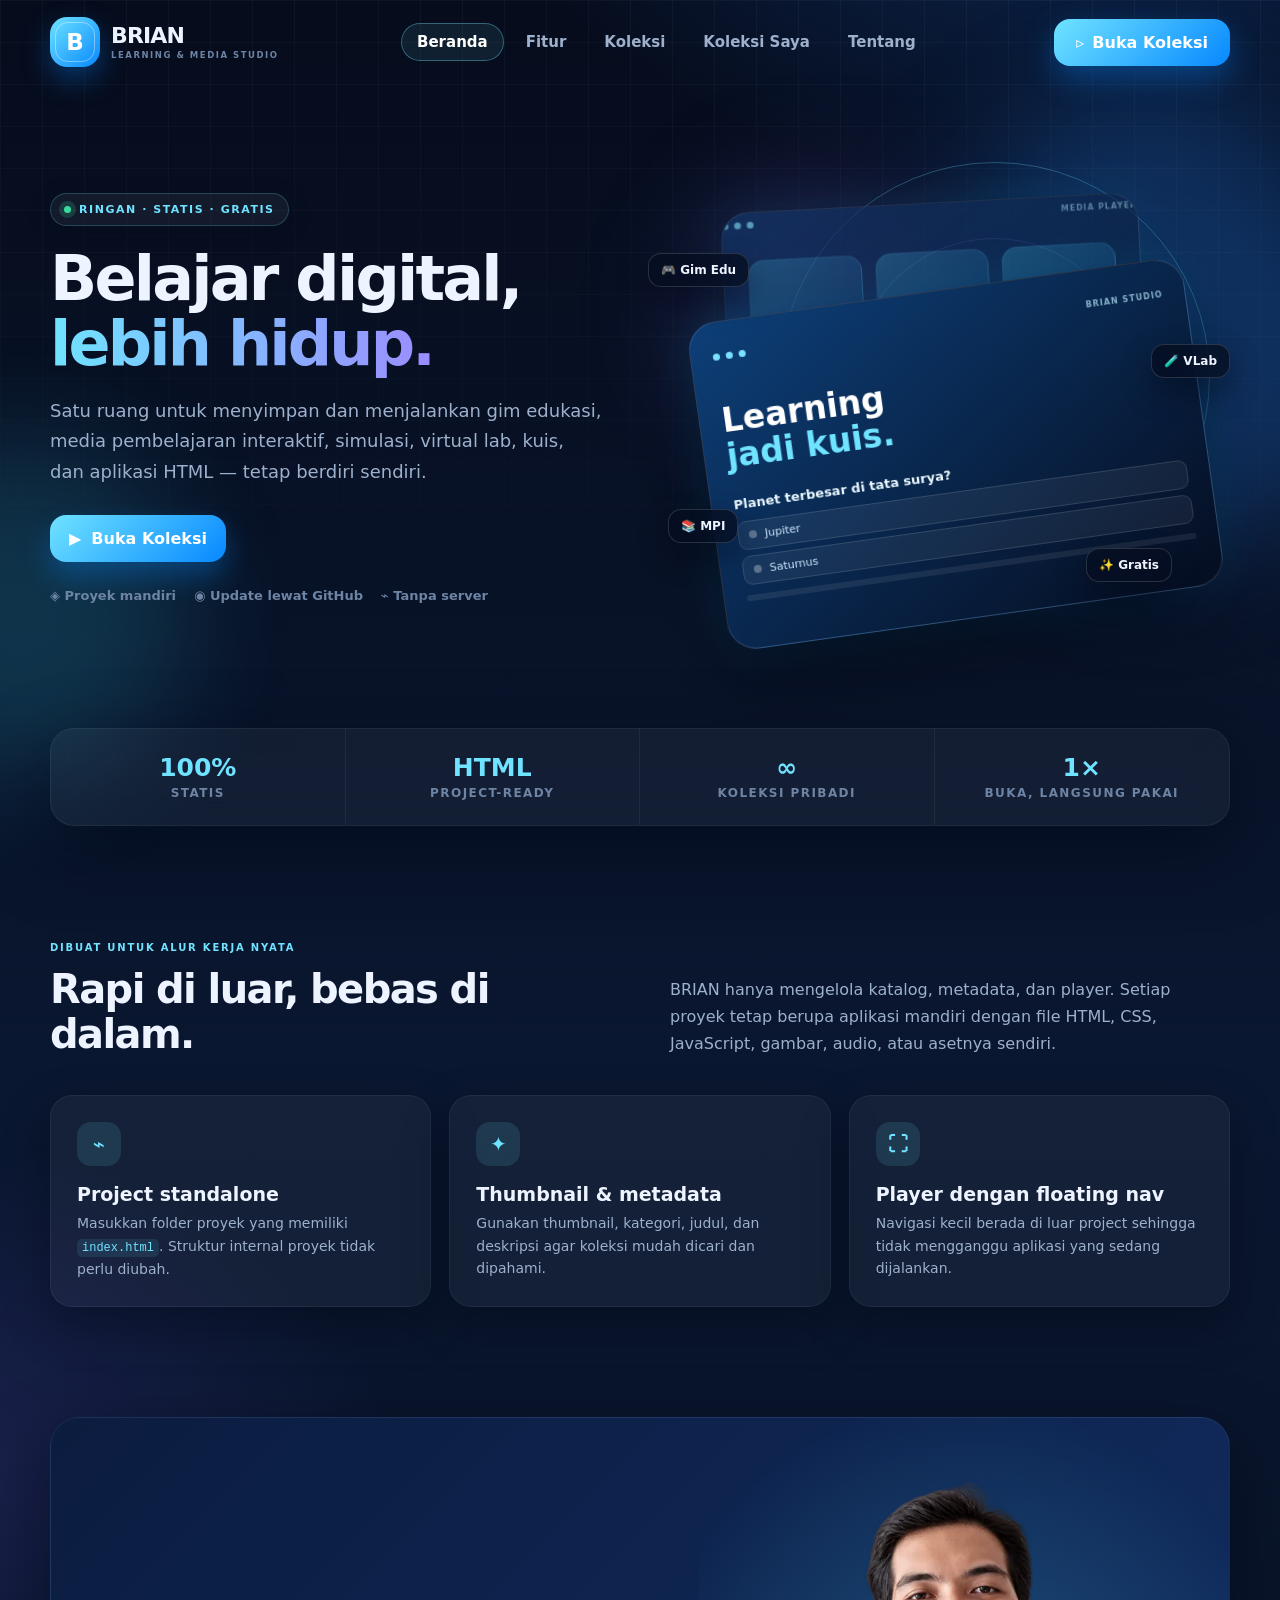
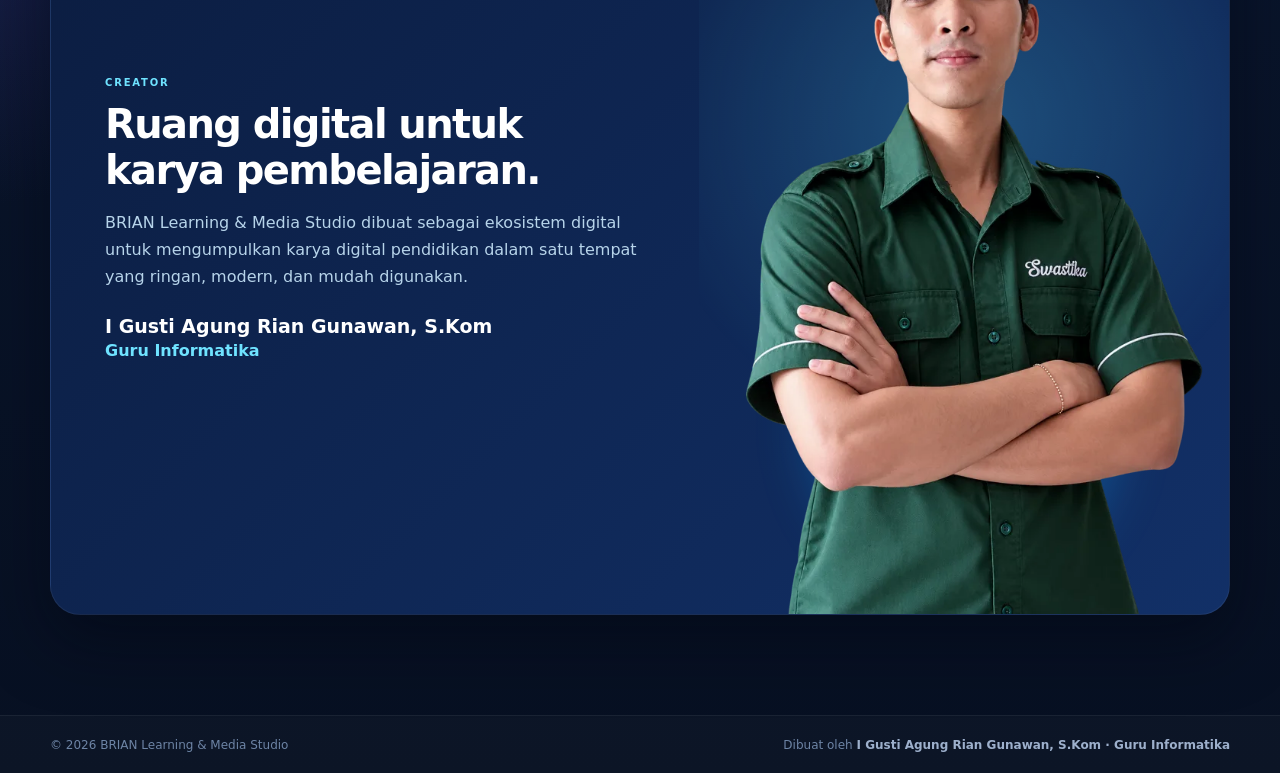
<file: index.html>
<!-- BRIAN Learning & Media Studio — © 2026 I Gusti Agung Rian Gunawan, S.Kom. Lihat LICENSE. -->
<!doctype html>
<html lang="id">
<head>
  <meta charset="utf-8">
  <script>window.__brianInstallEvt=null;window.addEventListener('beforeinstallprompt',function(e){e.preventDefault();window.__brianInstallEvt=e;document.documentElement.classList.add('can-install');});window.addEventListener('appinstalled',function(){window.__brianInstallEvt=null;document.documentElement.classList.remove('can-install');});</script>
  <meta name="viewport" content="width=device-width, initial-scale=1">
  <meta name="theme-color" content="#0788ff">
  <meta property="og:type" content="website"><meta property="og:title" content="BRIAN Learning &amp; Media Studio"><meta property="og:description" content="Gim edukasi, media pembelajaran interaktif, dan simulasi karya I Gusti Agung Rian Gunawan, S.Kom."><meta property="og:image" content="/assets/images/og-cover.png"><meta property="og:image:width" content="1200"><meta property="og:image:height" content="630"><meta name="twitter:card" content="summary_large_image">
  <meta name="description" content="BRIAN Learning & Media Studio — ruang digital untuk mengelola game edukasi, media pembelajaran interaktif, simulasi, dan aplikasi HTML.">
  <title>BRIAN Learning & Media Studio</title>
  <link rel="icon" href="assets/icons/favicon.svg" type="image/svg+xml">
  <link rel="apple-touch-icon" href="assets/icons/apple-touch-icon.png">
  <link rel="manifest" href="manifest.json">
  <link rel="stylesheet" href="css/styles.css">
</head>
<body class="landing-body"><a class="skip-link" href="#konten">Lewati ke konten</a>
  <div class="page-bg" aria-hidden="true">
    <div class="orb orb-blue"></div><div class="orb orb-cyan"></div><div class="orb orb-orange"></div>
    <div class="grid-lines"></div>
  </div>

  <header class="landing-header container">
    <a class="brand" href="index.html" aria-label="BRIAN Learning & Media Studio">
      <span class="brand-icon"><span>B</span></span>
      <span class="brand-copy"><strong>BRIAN</strong><small>learning & media studio</small></span>
    </a>
    <nav class="landing-nav" aria-label="Navigasi">
      <a class="active" href="#beranda">Beranda</a>
      <a href="#fitur">Fitur</a>
      <a href="koleksi.html">Koleksi</a>
      <a href="koleksi-saya.html">Koleksi Saya</a>
      <a href="#tentang">Tentang</a>
    </nav>
    <a class="header-cta" href="koleksi.html"><span>▹</span> Buka Koleksi</a>
  </header>

  <main id="konten">
    <section class="landing-hero container" id="beranda">
      <div class="hero-copy">
        <div class="status-pill"><i></i> RINGAN · STATIS · GRATIS</div>
        <h1>Belajar digital,<br><span>lebih hidup.</span></h1>
        <p>Satu ruang untuk menyimpan dan menjalankan gim edukasi, media pembelajaran interaktif, simulasi, virtual lab, kuis, dan aplikasi HTML — tetap berdiri sendiri.</p>
        <div class="hero-actions">
          <a class="btn btn-primary" href="koleksi.html"><span>▶</span> Buka Koleksi</a>
          <button class="btn btn-outline" data-install><span>⇩</span> Pasang ke Perangkat</button>
        </div>
        <div class="hero-points"><span>◈ Proyek mandiri</span><span>◉ Update lewat GitHub</span><span>⌁ Tanpa server</span></div>
      </div>

      <div class="hero-art" id="heroArt" aria-hidden="true">
        <div class="neon-ring ring-a"></div><div class="neon-ring ring-b"></div>
        <div class="device-stack" id="deviceStack">
          <div class="device-card back">
            <div class="window-top"><b></b><b></b><b></b><span>MEDIA PLAYER</span></div>
            <div class="mock-grid"><i></i><i></i><i></i><i></i><i></i><i></i></div>
          </div>
          <div class="device-card front">
            <div class="window-top"><b></b><b></b><b></b><span>BRIAN STUDIO</span></div>
            <div class="mock-title">Learning<br><em id="heroCycle">in motion.</em></div>
            <div class="mock-stage" id="mockStage">
              <div class="stage-scene scene-catalog" data-scene="catalog">
                <div class="mock-toolbar"><span></span><span></span><span></span></div>
                <div class="mock-tiles"><i class="pick">GAME</i><i>MPI</i><i>VLAB</i></div>
                <div class="mock-cursor"></div>
              </div>
              <div class="stage-scene scene-quiz" data-scene="quiz">
                <p class="sq-q">Planet terbesar di tata surya?</p>
                <div class="sq-opt sq-right"><span class="sq-dot"></span>Jupiter</div>
                <div class="sq-opt"><span class="sq-dot"></span>Saturnus</div>
                <div class="sq-bar"><i></i></div>
              </div>
              <div class="stage-scene scene-lab" data-scene="lab">
                <svg viewBox="0 0 220 90" class="sq-chart"><polyline points="0,70 35,55 70,60 105,25 140,38 175,12 210,20"/><circle class="sq-ball" cx="10" cy="20" r="6"/></svg>
                <p class="sq-caption">Simulasi gerak parabola</p>
              </div>
            </div>
          </div>
        </div>
        <div class="floating-tag tag-1">🎮 Gim Edu</div>
        <div class="floating-tag tag-2">🧪 VLab</div>
        <div class="floating-tag tag-3">📚 MPI</div>
        <div class="floating-tag tag-4">✨ Gratis</div>
      </div>
    </section>

    <section class="feature-strip container" id="fitur">
      <div class="metric"><strong>100%</strong><span>statis</span></div>
      <div class="metric"><strong>HTML</strong><span>project-ready</span></div>
      <div class="metric"><strong>∞</strong><span>koleksi pribadi</span></div>
      <div class="metric"><strong>1×</strong><span>buka, langsung pakai</span></div>
    </section>

    <section class="feature-section container">
      <div class="section-head"><div><span class="eyebrow">DIBUAT UNTUK ALUR KERJA NYATA</span><h2>Rapi di luar, bebas di dalam.</h2></div><p>BRIAN hanya mengelola katalog, metadata, dan player. Setiap proyek tetap berupa aplikasi mandiri dengan file HTML, CSS, JavaScript, gambar, audio, atau asetnya sendiri.</p></div>
      <div class="feature-grid">
        <article class="feature-card"><span class="feature-icon">⌁</span><h3>Project standalone</h3><p>Masukkan folder proyek yang memiliki <code>index.html</code>. Struktur internal proyek tidak perlu diubah.</p></article>
        <article class="feature-card"><span class="feature-icon">✦</span><h3>Thumbnail & metadata</h3><p>Gunakan thumbnail, kategori, judul, dan deskripsi agar koleksi mudah dicari dan dipahami.</p></article>
        <article class="feature-card"><span class="feature-icon">⛶</span><h3>Player dengan floating nav</h3><p>Navigasi kecil berada di luar project sehingga tidak mengganggu aplikasi yang sedang dijalankan.</p></article>
      </div>
    </section>

    <section class="about-section container" id="tentang">
      <div class="about-card">
        <div class="about-copy"><span class="eyebrow">CREATOR</span><h2>Ruang digital untuk karya pembelajaran.</h2><p>BRIAN Learning & Media Studio dibuat sebagai ekosistem digital untuk mengumpulkan karya digital pendidikan dalam satu tempat yang ringan, modern, dan mudah digunakan.</p><div class="credit-name">I Gusti Agung Rian Gunawan, S.Kom</div><div class="credit-role">Guru Informatika</div></div>
        <div class="creator-portrait"><div class="portrait-glow"></div><img src="assets/images/creator.webp" alt="I Gusti Agung Rian Gunawan"></div>
      </div>
    </section>
  </main>

  <footer class="landing-footer"><div class="container footer-inner"><span>© 2026 BRIAN Learning & Media Studio</span><span>Dibuat oleh <strong>I Gusti Agung Rian Gunawan, S.Kom · Guru Informatika</strong></span></div></footer>
  <script src="js/hero.js"></script>
  <script src="js/pwa.js"></script>
  <script src="js/watermark.js"></script>
</body>
</html>
</file>
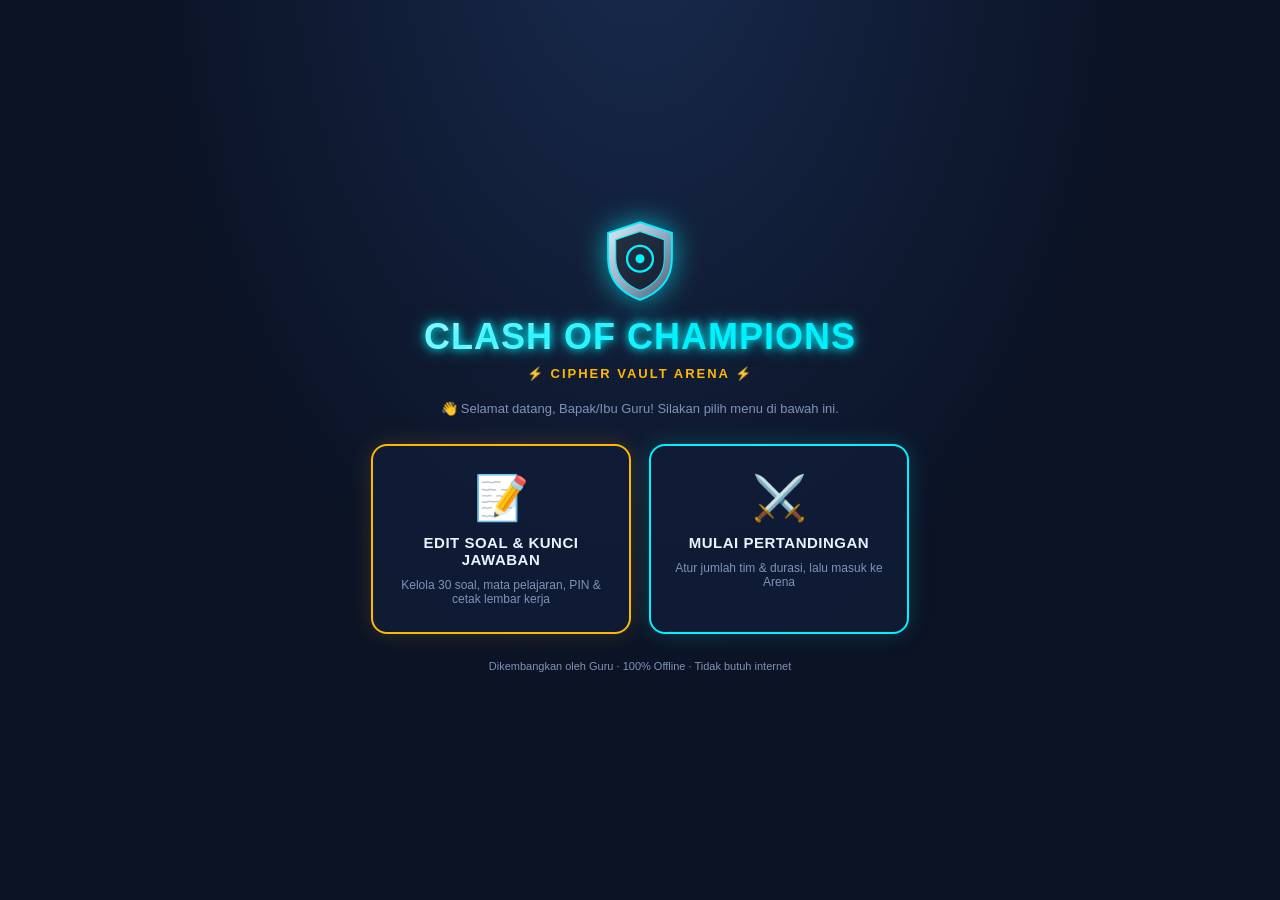
<file: projects/clash-of-champion/index.html>
<!DOCTYPE html>
<html lang="id">
<head>
<meta charset="UTF-8">
<meta name="viewport" content="width=device-width, initial-scale=1.0, maximum-scale=1.0, user-scalable=no">
<title>Clash of Champions: Cipher Vault Arena</title>
<link rel="stylesheet" href="css/style.css">
</head>
<body>

<!-- ===================== SCREEN 0: MENU UTAMA ===================== -->
<div id="screen-menu" class="screen active">
  <div class="menu-wrap">
    <svg class="shield-logo" viewBox="0 0 100 110" xmlns="http://www.w3.org/2000/svg">
      <defs>
        <linearGradient id="shieldGrad" x1="0" y1="0" x2="1" y2="1">
          <stop offset="0%" stop-color="#dfe9f5"/><stop offset="45%" stop-color="#9fb3ca"/>
          <stop offset="100%" stop-color="#4c5b73"/>
        </linearGradient>
      </defs>
      <path d="M50 4 L92 18 V52 C92 80 74 98 50 106 C26 98 8 80 8 52 V18 Z" fill="url(#shieldGrad)" stroke="#00f2fe" stroke-width="2.5"/>
      <path d="M50 16 L82 27 V52 C82 73 68 87 50 94 C32 87 18 73 18 52 V27 Z" fill="#0b1325" stroke="#00f2fe" stroke-width="1.5" opacity=".85"/>
      <circle cx="50" cy="52" r="17" fill="none" stroke="#00f2fe" stroke-width="3"/>
      <circle cx="50" cy="52" r="6" fill="#00f2fe"/>
    </svg>
    <h1 class="brand-title glow-cyan">CLASH OF CHAMPIONS</h1>
    <p class="brand-sub">⚡ CIPHER VAULT ARENA ⚡</p>
    <p class="menu-welcome">👋 Selamat datang, Bapak/Ibu Guru! Silakan pilih menu di bawah ini.</p>

    <div class="menu-options">
      <button type="button" class="menu-card edit" onclick="goToEditFromMenu()">
        <div class="menu-icon">📝</div>
        <div class="menu-label">EDIT SOAL & KUNCI JAWABAN</div>
        <div class="menu-desc">Kelola 30 soal, mata pelajaran, PIN & cetak lembar kerja</div>
      </button>
      <button type="button" class="menu-card arena" onclick="goToArenaSetup()">
        <div class="menu-icon">⚔️</div>
        <div class="menu-label">MULAI PERTANDINGAN</div>
        <div class="menu-desc">Atur jumlah tim & durasi, lalu masuk ke Arena</div>
      </button>
    </div>
    <p class="menu-footer">Dikembangkan oleh Guru · 100% Offline · Tidak butuh internet</p>
  </div>
</div>

<!-- ===================== SCREEN 1: SETUP TIM ===================== -->
<div id="screen-setup" class="screen">
  <div class="setup-wrap">
    <div class="setup-topbar">
      <button type="button" class="icon-btn setup-backbtn" title="Kembali ke Menu" onclick="showScreen('screen-menu')">←</button>
      <div style="text-align:center;">
        <h1 class="brand-title glow-cyan" style="font-size:clamp(18px,2.6vw,28px);">PENGATURAN ARENA</h1>
        <p class="brand-sub" style="margin-bottom:0;">Digital Vault Lock Arena</p>
      </div>
    </div>

    <div class="setup-scroll-area">
      <div class="setup-card">
        <p class="setup-subject-readonly">📘 Materi: <b id="setup-subject-display">Informatika</b> <span class="tiny-hint">(ubah di menu Edit Soal)</span></p>
        <div class="form-row">
          <label>Jumlah Tim (2–6)</label>
          <select id="in-teamcount" onchange="renderTeamNameInputs()">
            <option value="2">2 Tim</option><option value="3">3 Tim</option><option value="4" selected>4 Tim</option>
            <option value="5">5 Tim</option><option value="6">6 Tim</option>
          </select>
        </div>
        <div class="form-row">
          <label>Nama Tim</label>
          <div class="team-names-grid" id="team-name-inputs"></div>
        </div>
        <div class="form-row">
          <label>Durasi Waktu (menit)</label>
          <input type="number" id="in-duration" value="15" min="1" max="90">
        </div>
      </div>
    </div>

    <div class="enter-arena-wrap">
      <button type="button" class="btn btn-primary" onclick="startGame()">⚔️ MASUK ARENA PERTANDINGAN</button>
      <p class="setup-footer">Dikembangkan oleh Guru · Clash of Champions: Cipher Vault Arena</p>
    </div>
  </div>
</div>

<!-- ===================== SCREEN 2: ARENA ===================== -->
<div id="screen-arena" class="screen">
  <div class="arena-header">
    <button type="button" class="icon-btn" title="Kembali ke Menu Utama" onclick="confirmExitArena()">🏠</button>
    <div class="timer-box" id="timer-box">15:00</div>
    <button type="button" class="icon-btn" id="btn-pause" title="Pause/Resume" onclick="togglePause()">⏸️</button>
    <div class="leaderboard" id="leaderboard"></div>
    <div class="header-btns">
      <button type="button" class="icon-btn" id="btn-music" title="Musik On/Off" onclick="toggleMusic()">🔊</button>
      <button type="button" class="icon-btn" title="Menu Kunci Guru" onclick="openPinModal('teacher','screen-arena')">🔑</button>
    </div>
  </div>
  <div class="subject-tag" id="arena-subject-tag">MATERI: -</div>
  <div class="vault-grid" id="vault-grid"></div>
</div>

<!-- ===================== SCREEN 3: GAME OVER ===================== -->
<div id="screen-gameover" class="screen">
  <div class="confetti-layer" id="confetti-final"></div>
  <h1 class="gameover-title">🏆 ARENA SELESAI 🏆</h1>
  <div class="podium-wrap" id="podium-wrap"></div>
  <table class="final-table">
    <thead><tr><th>Peringkat</th><th>Tim</th><th>Skor</th></tr></thead>
    <tbody id="final-table-body"></tbody>
  </table>
  <div style="display:flex;gap:10px;margin-top:16px;flex-wrap:wrap;justify-content:center;">
    <button type="button" class="btn btn-gold" onclick="restartSameTeams()">🔁 Main Lagi (Tim Sama)</button>
    <button type="button" class="btn btn-ghost" onclick="showScreen('screen-menu')">🏠 Kembali ke Menu</button>
  </div>
</div>

<!-- ===================== TEACHER DASHBOARD ===================== -->
<div id="screen-teacher" class="screen">
  <div class="td-header">
    <h2 style="margin:0;" class="glow-cyan">🛡️ Dashboard Guru</h2>
    <button type="button" class="btn btn-ghost" onclick="closeTeacherDashboard()">✖ Tutup & Kembali</button>
  </div>
  <div class="warn-note">⚠️ Catatan keamanan: aplikasi ini berjalan sepenuhnya di browser (offline, tanpa server). PIN ini mencegah siswa iseng membuka kunci jawaban lewat tampilan biasa, namun bukan enkripsi tingkat tinggi — hindari membuka menu ini di depan siswa.</div>
  <div class="td-tabs">
    <button type="button" class="td-tab active" data-tab="edit" onclick="switchTdTab('edit')">📝 Kelola Soal</button>
    <button type="button" class="td-tab" data-tab="print" onclick="switchTdTab('print')">🖨️ Preview Cetak</button>
    <button type="button" class="td-tab" data-tab="data" onclick="switchTdTab('data')">💾 Data & Backup</button>
  </div>

  <div class="td-panel active" id="td-panel-edit">
    <div class="td-toolbar">
      <button type="button" class="btn btn-primary" onclick="addNewVault()">➕ Tambah Kartu</button>
      <button type="button" class="btn btn-ghost" onclick="resetVaultsToDefault()">↺ Reset ke Soal Default (30)</button>
    </div>
    <div id="qedit-list"></div>
  </div>

  <div class="td-panel" id="td-panel-print">
    <div class="td-toolbar">
      <span style="color:var(--text-dim);font-size:13px;">Tampilan:</span>
      <button type="button" class="btn btn-ghost" onclick="renderPrintPreview('soal')">Lembar Soal (Siswa)</button>
      <button type="button" class="btn btn-ghost" onclick="renderPrintPreview('kunci')">Kunci Jawaban (Guru)</button>
      <button type="button" class="btn btn-gold" onclick="downloadPreviewAsImage()">⬇️ Download sebagai Gambar (PNG)</button>
      <button type="button" class="btn btn-gold" onclick="window.print()">🖨️ Print Lembar Soal (A4)</button>
    </div>
    <div class="print-preview-grid" id="print-preview-grid"></div>
  </div>

  <div class="td-panel" id="td-panel-data">
    <div class="form-row" style="max-width:420px;">
      <label>Nama Mata Pelajaran / Tema</label>
      <input type="text" id="td-subject" placeholder="Contoh: Matematika, IPA, Sejarah...">
      <button type="button" class="btn btn-primary" style="margin-top:8px;" onclick="saveSubjectName()">Simpan Mata Pelajaran</button>
    </div>
    <div class="form-row" style="max-width:320px;">
      <label>Ganti PIN Guru</label>
      <input type="text" id="td-newpin" maxlength="8" inputmode="numeric">
      <button type="button" class="btn btn-primary" style="margin-top:8px;" onclick="changePin()">Simpan PIN Baru</button>
    </div>
    <div class="td-toolbar">
      <button type="button" class="btn btn-gold" onclick="exportJSON()">⬇️ Export Bank Soal (.json)</button>
      <button type="button" class="btn btn-ghost" onclick="document.getElementById('import-file').click()">⬆️ Import Bank Soal (.json)</button>
      <input type="file" id="import-file" class="hidden-file" accept=".json" onchange="importJSON(event)">
    </div>
    <p style="color:var(--text-dim);font-size:12px;">Data juga tersimpan otomatis di browser ini (localStorage). Gunakan Export untuk memindahkan bank soal ke perangkat lain.</p>
  </div>
</div>

<!-- ===================== PIN MODAL ===================== -->
<div class="modal-overlay" id="modal-pin">
  <div class="modal-box pin-box">
    <p class="modal-title">🔒 Masukkan PIN Guru</p>
    <input type="password" id="pin-input" class="pw-display pin-input" maxlength="8" inputmode="numeric">
    <p id="pin-error" style="color:var(--red);font-size:12px;min-height:16px;"></p>
    <div class="modal-actions">
      <button type="button" class="btn btn-ghost" onclick="closeModal('modal-pin')">Batal</button>
      <button type="button" class="btn btn-primary" onclick="submitPin()">Masuk</button>
    </div>
  </div>
</div>

<!-- ===================== VAULT PASSWORD MODAL ===================== -->
<div class="modal-overlay" id="modal-vault">
  <div class="modal-box">
    <div class="form-row">
      <label>Pilih Tim yang Sedang Menjawab</label>
      <select id="vault-team-select"></select>
    </div>
    <p class="modal-title" id="vault-modal-title">VAULT #00 - 000 PTS</p>
    <p class="modal-sub">Masukkan kode password rahasia dari lembar soal.</p>
    <input type="text" class="pw-display" id="vault-pw-display" autocomplete="off" autocapitalize="off"
      placeholder="Ketik langsung di sini, atau pakai keyboard layar di bawah"
      oninput="onDirectTypeInput(this.value)">
    <div class="kb" id="vault-keyboard"></div>
    <div class="modal-actions">
      <button type="button" class="btn btn-ghost" onclick="closeModal('modal-vault')">BATAL</button>
      <button type="button" class="btn btn-primary" onclick="submitVaultAnswer()">🔓 UNLOCK VAULT</button>
    </div>
  </div>
</div>

<!-- ===================== RESULT OVERLAY ===================== -->
<div class="result-overlay" id="result-overlay">
  <div class="confetti-layer" id="confetti-layer"></div>
  <h1 class="result-title" id="result-title">ACCESS GRANTED!</h1>
  <p class="result-sub" id="result-sub"></p>
</div>

<!-- ===================== PRINT WORKSHEET (HALAMAN 2) ===================== -->
<div class="print-sheet" id="print-sheet">
  <div class="ps-page">
    <div class="ps-header">
      <h1 id="ps-subject-title">LEMBAR KERJA TIM: INFORMATIKA</h1>
      <p>Clash of Champions: Cipher Vault Arena</p>
    </div>
    <div class="ps-ident">
      <div>Nama Kelompok: <span>&nbsp;</span></div>
      <div>Kelas: <span>&nbsp;</span></div>
      <div>Anggota: <span style="min-width:260px;">&nbsp;</span></div>
    </div>
    <div class="ps-instructions">Petunjuk: Selesaikan setiap soal pada kotak kartu. Jawabannya adalah <b>KODE RAHASIA / PASSWORD</b> untuk membuka Vault di layar proyektor!</div>
    <div class="ps-grid" id="ps-question-grid"></div>
  </div>
  <div class="ps-page">
    <div class="ps-header"><h1>KUNCI JAWABAN & PASSWORD VAULT (KHUSUS GURU)</h1></div>
    <div class="ps-key-grid" id="ps-answer-grid"></div>
  </div>
</div>

<canvas id="export-canvas" style="display:none;"></canvas>

<!-- ===================== MODULES (urutan penting) ===================== -->
<script src="data/default-questions.js"></script>
<script src="js/state.js"></script>
<script src="js/ui-common.js"></script>
<script src="js/audio.js"></script>
<script src="js/setup.js"></script>
<script src="js/arena.js"></script>
<script src="js/teacher.js"></script>
<script src="js/print-export.js"></script>
<script src="js/main.js"></script>
</body>
</html>
</file>
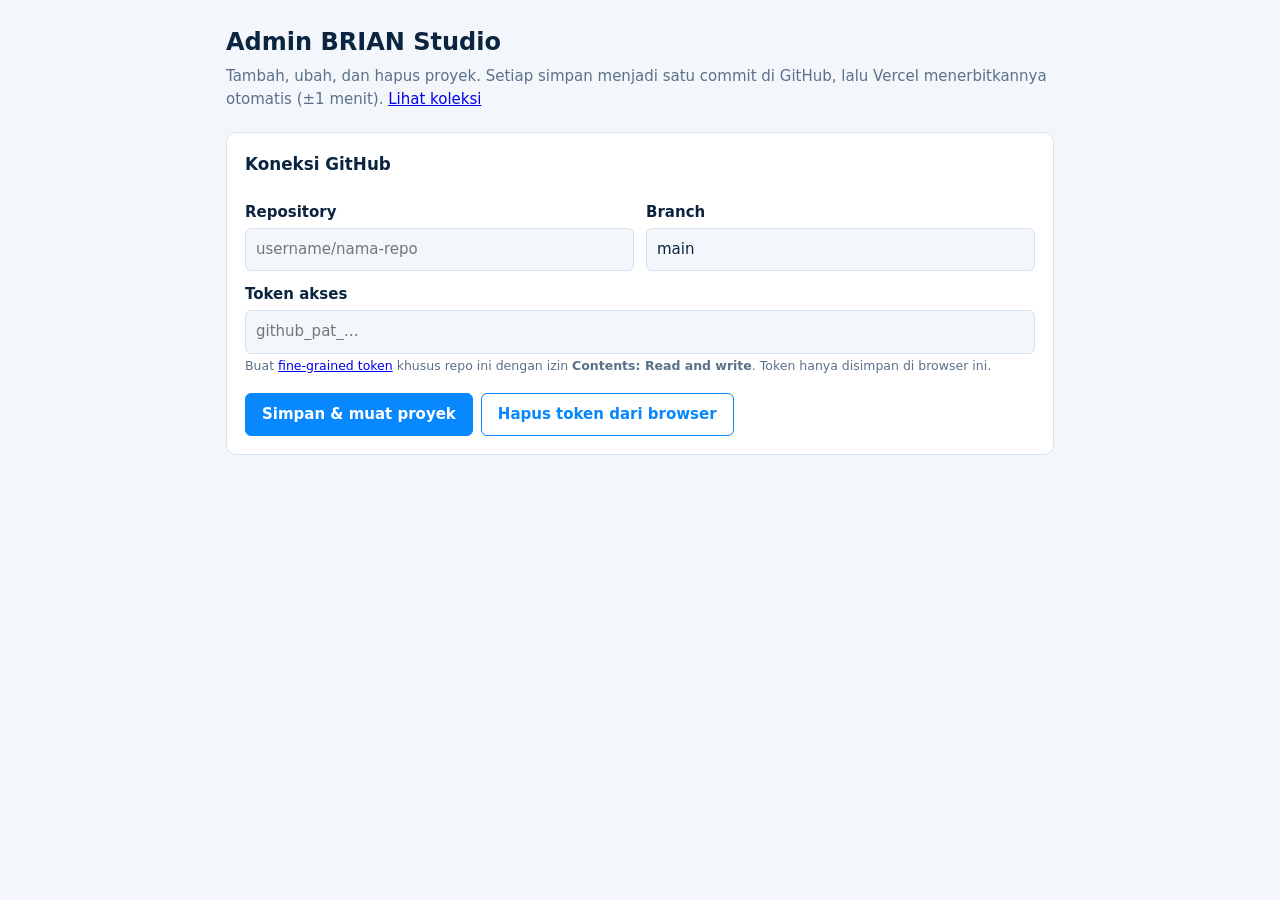
<file: admin.html>
<!-- BRIAN Learning & Media Studio — © 2026 I Gusti Agung Rian Gunawan, S.Kom. Lihat LICENSE. -->
<!doctype html>
<html lang="id">
<head>
<meta charset="utf-8">
<meta name="viewport" content="width=device-width, initial-scale=1">
<meta name="robots" content="noindex,nofollow">
<title>Admin · BRIAN Studio</title>
<link rel="icon" href="assets/icons/favicon.svg" type="image/svg+xml">
<style>
:root{--bg:#f3f7fc;--card:#fff;--ink:#0b2540;--mute:#5b7089;--line:#d7e2ef;--acc:#0788ff;--bad:#c62f3d;--ok:#12805c}
@media(prefers-color-scheme:dark){:root{--bg:#07182c;--card:#0d2744;--ink:#e8f3ff;--mute:#93aac4;--line:#1d3f66;--bad:#ff7b86;--ok:#4fd1a1}}
*{box-sizing:border-box}body{margin:0;background:var(--bg);color:var(--ink);font:15px/1.55 system-ui,"Segoe UI",sans-serif}
main{max-width:860px;margin:0 auto;padding:24px 16px 80px}
h1{font-size:1.5rem;margin:0 0 4px}h2{font-size:1.05rem;margin:0 0 12px}p.s{color:var(--mute);margin:0 0 20px}
section{background:var(--card);border:1px solid var(--line);border-radius:10px;padding:18px;margin-bottom:16px}
label{display:block;font-weight:600;margin:12px 0 4px}input,select,textarea{width:100%;padding:9px 10px;border:1px solid var(--line);border-radius:6px;background:var(--bg);color:var(--ink);font:inherit}
.row{display:grid;grid-template-columns:1fr 1fr;gap:12px}@media(max-width:600px){.row{grid-template-columns:1fr}}
button{font:inherit;font-weight:600;padding:9px 16px;border-radius:6px;border:1px solid var(--acc);background:var(--acc);color:#fff;cursor:pointer}
button.o{background:transparent;color:var(--acc)}button.d{background:transparent;color:var(--bad);border-color:var(--bad)}button:disabled{opacity:.5;cursor:wait}
button:focus-visible,input:focus-visible,select:focus-visible,textarea:focus-visible{outline:3px solid var(--acc);outline-offset:2px}
.acts{display:flex;gap:8px;margin-top:16px;flex-wrap:wrap}small{color:var(--mute)}
.item{display:flex;gap:12px;align-items:center;padding:10px 0;border-top:1px solid var(--line)}.item:first-child{border-top:0}
.item img{width:84px;height:48px;object-fit:cover;border-radius:5px;background:var(--line)}.item div{flex:1;min-width:0}.item b{display:block;overflow:hidden;text-overflow:ellipsis;white-space:nowrap}
#log{margin-top:12px;min-height:1.5em;color:var(--ok);font-weight:600}#log.err{color:var(--bad)}
</style>
</head>
<body>
<main>
<h1>Admin BRIAN Studio</h1>
<p class="s">Tambah, ubah, dan hapus proyek. Setiap simpan menjadi satu commit di GitHub, lalu Vercel menerbitkannya otomatis (±1 menit). <a href="koleksi">Lihat koleksi</a></p>

<section>
<h2>Koneksi GitHub</h2>
<div class="row"><div><label for="repo">Repository</label><input id="repo" placeholder="username/nama-repo" autocomplete="off"></div>
<div><label for="branch">Branch</label><input id="branch" value="main" autocomplete="off"></div></div>
<label for="token">Token akses</label><input id="token" type="password" placeholder="github_pat_…" autocomplete="off">
<small>Buat <a href="https://github.com/settings/personal-access-tokens/new" target="_blank" rel="noopener">fine-grained token</a> khusus repo ini dengan izin <b>Contents: Read and write</b>. Token hanya disimpan di browser ini.</small>
<div class="acts"><button id="connect">Simpan &amp; muat proyek</button><button id="forget" class="o">Hapus token dari browser</button></div>
</section>

<section id="formBox" hidden>
<h2 id="formTitle">Tambah proyek</h2>
<form id="form">
<label for="name">Nama proyek</label><input id="name" required maxlength="80">
<div class="row"><div><label for="cat">Kategori</label><select id="cat"><option>Gim Edu</option><option>MPI</option><option>VLab/Simulasi</option><option>Aplikasi</option></select></div>
<div><label for="status">Status</label><select id="status"><option value="live">Terbit</option><option value="draft">Draf (disembunyikan)</option></select></div></div>
<label style="display:flex;gap:6px;align-items:center;font-weight:400"><input type="checkbox" id="pinned" style="width:auto"> Jadikan proyek unggulan (tampil paling atas katalog)</label>
<label for="desc">Deskripsi singkat</label><textarea id="desc" rows="3" maxlength="300"></textarea>
<label for="teacherNote">Catatan untuk guru (opsional)</label><textarea id="teacherNote" rows="2" maxlength="400" placeholder="Tujuan pembelajaran, cara pakai di kelas…"></textarea>
<label>Sumber proyek</label>
<div class="row"><label style="font-weight:400;display:flex;gap:6px;align-items:center"><input type="radio" name="ptype" value="upload" checked style="width:auto"> Unggah file</label>
<label style="font-weight:400;display:flex;gap:6px;align-items:center"><input type="radio" name="ptype" value="link" style="width:auto"> Tautan web</label></div>
<div id="folderRow">
<div class="row" style="margin-bottom:10px"><label style="font-weight:400;display:flex;gap:6px;align-items:center"><input type="radio" name="umode" value="folder" checked style="width:auto"> Pilih folder</label>
<label style="font-weight:400;display:flex;gap:6px;align-items:center"><input type="radio" name="umode" value="zip" style="width:auto"> Unggah .zip</label></div>
<div id="umodeFolder"><label for="folder">Folder proyek</label><input id="folder" type="file" webkitdirectory multiple><small>Folder harus berisi <b>index.html</b> di tingkat paling atas. Maksimal ±90 MB.</small></div>
<div id="umodeZip" hidden><label for="zipFile">Berkas .zip</label><input id="zipFile" type="file" accept=".zip"><small>Zip boleh berisi satu folder pembungkus; <b>index.html</b> harus ada di dalamnya. Maksimal ±90 MB, metode kompresi STORED/DEFLATE.</small></div>
</div>
<div id="linkRow" hidden>
<label for="linkUrl">Alamat situs (https://…)</label><input id="linkUrl" type="url" placeholder="https://nama-proyek.netlify.app">
<div class="acts" style="margin-top:8px"><button type="button" id="testEmbed" class="o">Coba sematkan</button><small id="embedResult"></small></div>
<label style="margin-top:14px"><input type="checkbox" id="embedMode" checked style="width:auto"> Tampilkan di dalam player (bukan tab baru)</label>
</div>
<label for="thumb">Thumbnail (opsional)</label><input id="thumb" type="file" accept="image/*">
<div class="acts"><button id="saveBtn" type="submit">Terbitkan</button><button type="button" id="cancel" class="o" hidden>Batal edit</button></div>
</form>
</section>

<section id="listBox" hidden><h2>Proyek terpublikasi</h2><div id="list"></div></section>
<div id="log" role="status" aria-live="polite"></div>
</main>
<iframe id="embedTestFrame" style="position:absolute;width:1px;height:1px;opacity:0;pointer-events:none" title="Uji sematkan" sandbox="allow-scripts allow-same-origin"></iframe>
<script src="js/miniunzip.js"></script>
<script src="js/admin.js"></script>
  <script src="js/watermark.js"></script>
</body>
</html>
</file>
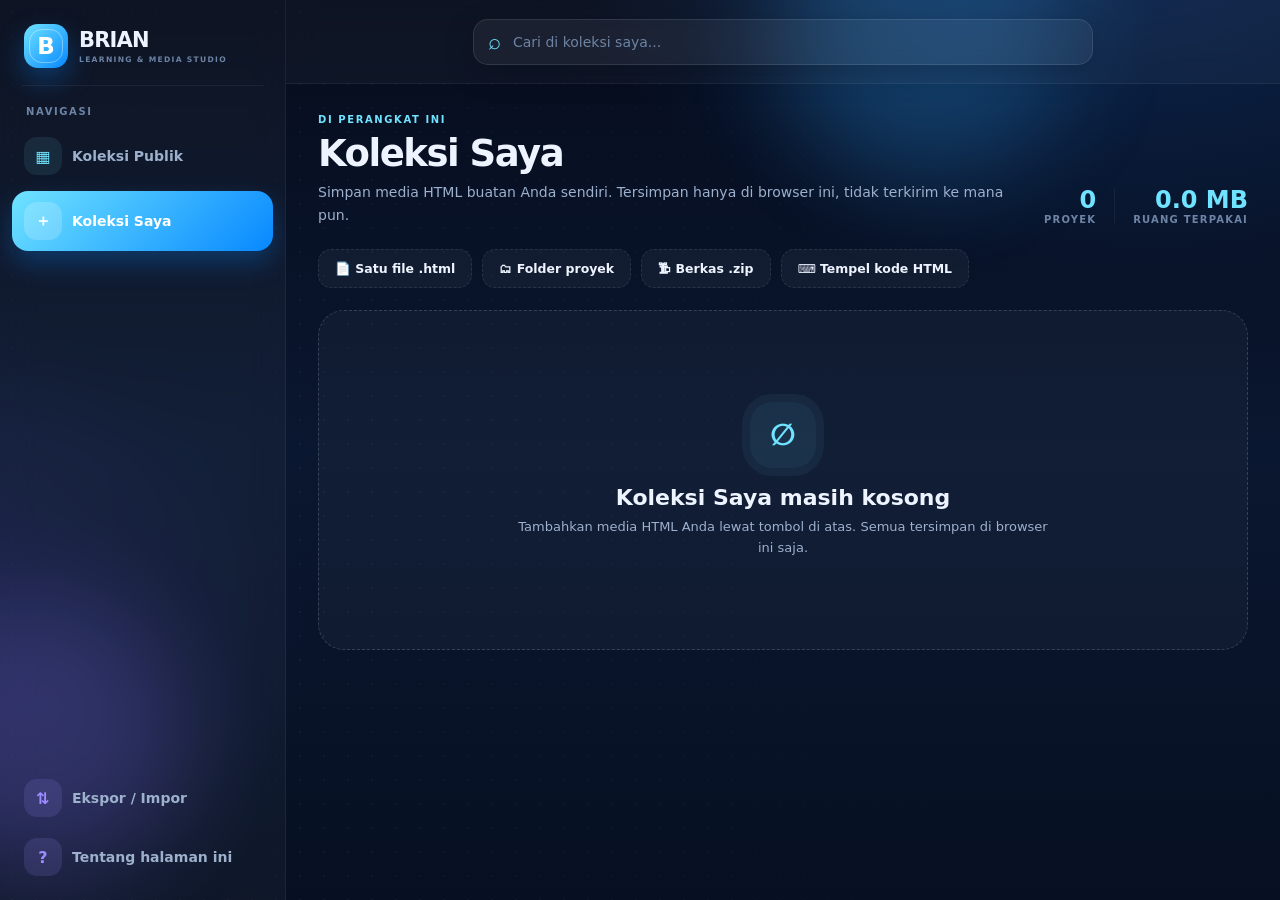
<file: koleksi-saya.html>
<!-- BRIAN Learning & Media Studio — © 2026 I Gusti Agung Rian Gunawan, S.Kom. Lihat LICENSE. -->
<!doctype html>
<html lang="id">
<head>
<meta charset="utf-8">
<meta name="viewport" content="width=device-width, initial-scale=1">
<meta name="theme-color" content="#0788ff">
<meta name="description" content="Koleksi Saya — simpan dan jalankan media HTML buatan Anda sendiri, tersimpan lokal di browser ini.">
<meta property="og:type" content="website"><meta property="og:title" content="Koleksi Saya — BRIAN Learning & Media Studio"><meta property="og:description" content="Simpan dan jalankan media HTML buatan Anda sendiri, tersimpan lokal di browser ini."><meta property="og:image" content="/assets/images/og-cover.png"><meta property="og:image:width" content="1200"><meta property="og:image:height" content="630"><meta name="twitter:card" content="summary_large_image">
<title>Koleksi Saya — BRIAN Learning & Media Studio</title>
<link rel="icon" href="assets/icons/favicon.svg" type="image/svg+xml">
  <link rel="apple-touch-icon" href="assets/icons/apple-touch-icon.png">
  <link rel="manifest" href="manifest.json">
<link rel="stylesheet" href="css/collection.css">
<link rel="stylesheet" href="css/saya.css">
</head>
<body class="collection-body"><a class="skip-link" href="#konten">Lewati ke konten</a>
  <div class="collection-bg" aria-hidden="true"><div class="ambient blue"></div><div class="ambient cyan"></div><div class="dot-grid"></div></div>

  <div class="collection-app">
    <aside class="sidebar">
      <a class="sidebar-brand" href="index.html"><span class="brand-icon small"><span>B</span></span><span><strong>BRIAN</strong><small>learning & media studio</small></span></a>
      <div class="sidebar-rule"></div>
      <div class="sidebar-label">NAVIGASI</div>
      <nav class="side-nav">
        <a class="side-link" href="koleksi.html"><span class="side-symbol">▦</span><span class="side-text">Koleksi Publik</span></a>
        <button type="button" class="side-link active"><span class="side-symbol">＋</span><span class="side-text">Koleksi Saya</span></button>
      </nav>
      <div class="sidebar-fill"></div>
      <nav class="side-nav compact-nav">
        <button type="button" class="side-link secondary" id="openExport"><span class="side-symbol">⇅</span><span class="side-text">Ekspor / Impor</span></button>
        <button type="button" class="side-link secondary" data-info="tentang"><span class="side-symbol">?</span><span class="side-text">Tentang halaman ini</span></button>
      </nav>
    </aside>

    <main class="collection-main" id="konten">
      <header class="collection-topbar">
        <a href="index.html" class="mobile-brand"><span class="brand-icon small"><span>B</span></span><strong>BRIAN</strong></a>
        <div class="search-box"><span class="search-icon">⌕</span><input id="saSearch" type="search" placeholder="Cari di koleksi saya..." aria-label="Cari"></div>
      </header>

      <section class="catalog-area">
        <div class="catalog-hero">
          <div><div class="catalog-kicker">DI PERANGKAT INI</div><h1>Koleksi Saya</h1><p>Simpan media HTML buatan Anda sendiri. Tersimpan hanya di browser ini, tidak terkirim ke mana pun.</p></div>
          <div class="catalog-summary"><div><strong id="saCount">0</strong><span>proyek</span></div><i></i><div><strong id="saQuota">—</strong><span>ruang terpakai</span></div></div>
        </div>

        <div class="sa-addbar">
          <button class="btn-add" data-add="file">📄 Satu file .html</button>
          <button class="btn-add" data-add="folder">🗂 Folder proyek</button>
          <button class="btn-add" data-add="zip">🗜 Berkas .zip</button>
          <button class="btn-add" data-add="paste">⌨ Tempel kode HTML</button>
          <input type="file" id="pickFile" accept=".html,.htm" hidden>
          <input type="file" id="pickFolder" webkitdirectory multiple hidden>
          <input type="file" id="pickZip" accept=".zip" hidden>
        </div>

        <div class="catalog-grid" id="saGrid"></div>
      </section>
    </main>
  </div>

  <!-- Dialog: tempel kode -->
  <div class="dialog-backdrop hidden" id="pasteDialog"><div class="dialog-card">
    <div class="dialog-head"><div><div class="dialog-kicker">TAMBAH</div><h2>Tempel kode HTML</h2></div><button class="dialog-close" data-close="pasteDialog">×</button></div>
    <form id="pasteForm" class="sa-form">
      <label class="field"><span>Nama proyek</span><input id="pasteName" required maxlength="80"></label>
      <label class="field"><span>Kode HTML</span><textarea id="pasteCode" rows="10" placeholder="&lt;!doctype html&gt;…" required style="font-family:monospace;font-size:12px"></textarea></label>
      <div class="dialog-acts"><button type="submit" class="btn-save">Simpan ke Koleksi Saya</button></div>
    </form>
  </div></div>

  <!-- Dialog: edit metadata -->
  <div class="dialog-backdrop hidden" id="editDialog"><div class="dialog-card">
    <div class="dialog-head"><div><div class="dialog-kicker">PROYEK SAYA</div><h2>Ubah info</h2></div><button class="dialog-close" data-close="editDialog">×</button></div>
    <form id="editForm" class="sa-form">
      <label class="field"><span>Nama</span><input id="editName" required maxlength="80"></label>
      <label class="field"><span>Deskripsi</span><textarea id="editDesc" rows="2" maxlength="300"></textarea></label>
      <div class="dialog-acts"><button type="submit" class="btn-save">Simpan</button><button type="button" class="btn-danger" id="editDelete">Hapus proyek</button></div>
    </form>
  </div></div>

  <!-- Dialog: ekspor/impor -->
  <div class="dialog-backdrop hidden" id="exportDialog"><div class="dialog-card">
    <div class="dialog-head"><div><div class="dialog-kicker">CADANGAN</div><h2>Ekspor / Impor</h2></div><button class="dialog-close" data-close="exportDialog">×</button></div>
    <p class="sa-note">Koleksi ini hanya tersimpan di browser ini. Ekspor sebagai cadangan sebelum mengganti perangkat atau membersihkan data browser.</p>
    <div class="dialog-acts"><button type="button" id="doExport" class="btn-save">⇩ Ekspor semua (.json)</button></div>
    <div class="sa-sep"></div>
    <label class="field"><span>Impor cadangan</span><input type="file" id="importFile" accept="application/json"></label>
    <p class="sa-note" id="importStatus"></p>
  </div></div>

  <!-- Info dialog -->
  <div class="dialog-backdrop hidden" id="infoDialog"><div class="dialog-card info-card"><div class="dialog-head"><div><div class="dialog-kicker" id="infoKicker">BANTUAN</div><h2 id="infoTitle">Tentang</h2></div><button class="dialog-close" data-close="infoDialog">×</button></div><div class="info-content" id="infoContent"></div></div></div>

  <!-- Player -->
  <div class="player-overlay hidden" id="playerOverlay">
    <div class="player-topbar"><button class="player-home" id="playerBack"><span class="brand-icon micro"><span>B</span></span><span id="playerTitle">Project</span></button><div class="player-tools"><button id="playerReload" title="Muat ulang">↻</button><button id="playerFull" title="Fullscreen">⛶</button><button id="playerClose" title="Kembali">×</button></div></div>
    <div class="player-stage" id="playerStage"><iframe id="projectFrame" title="Project" sandbox="allow-scripts allow-forms allow-modals allow-pointer-lock allow-popups"></iframe></div>
  </div>

  <div class="toast hidden" id="toast"></div>
  <script src="js/miniunzip.js"></script>
  <script src="js/saya.js"></script>
  <script src="js/pwa.js"></script>
  <script src="js/watermark.js"></script>
</body>
</html>
</file>
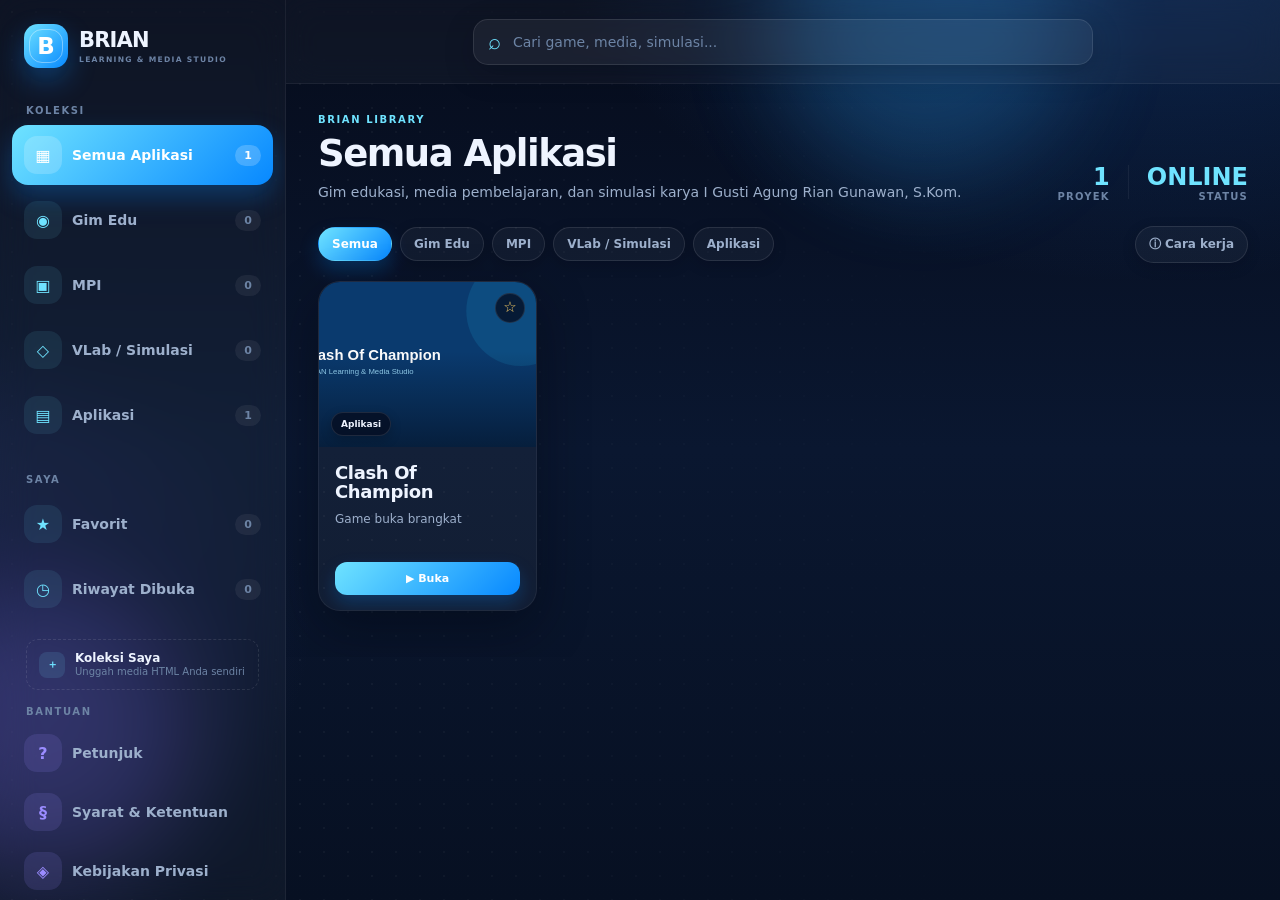
<file: koleksi.html>
<!-- BRIAN Learning & Media Studio — © 2026 I Gusti Agung Rian Gunawan, S.Kom. Lihat LICENSE. -->
<!doctype html>
<html lang="id">
<head>
  <meta charset="utf-8">
  <meta name="viewport" content="width=device-width, initial-scale=1">
  <meta name="theme-color" content="#0788ff">
  <meta property="og:type" content="website"><meta property="og:title" content="BRIAN Learning &amp; Media Studio"><meta property="og:description" content="Gim edukasi, media pembelajaran interaktif, dan simulasi karya I Gusti Agung Rian Gunawan, S.Kom."><meta property="og:image" content="/assets/images/og-cover.png"><meta property="og:image:width" content="1200"><meta property="og:image:height" content="630"><meta name="twitter:card" content="summary_large_image">
  <title>Koleksi — BRIAN Learning & Media Studio</title>
  <link rel="icon" href="assets/icons/favicon.svg" type="image/svg+xml">
  <link rel="apple-touch-icon" href="assets/icons/apple-touch-icon.png">
  <link rel="manifest" href="manifest.json">
  <link rel="stylesheet" href="css/collection.css">
</head>
<body class="collection-body"><a class="skip-link" href="#konten">Lewati ke konten</a>
  <div class="collection-bg" aria-hidden="true"><div class="ambient blue"></div><div class="ambient cyan"></div><div class="dot-grid"></div></div>

  <div class="collection-app">
    <aside class="sidebar">
      <a class="sidebar-brand" href="index.html"><span class="brand-icon small"><span>B</span></span><span><strong>BRIAN</strong><small>learning & media studio</small></span></a>
      <div class="sidebar-rule"></div>
      <div class="sidebar-label">KOLEKSI</div>
      <nav class="side-nav" id="sideNav">
        <button type="button" class="side-link active" data-category="Semua"><span class="side-symbol">▦</span><span class="side-text">Semua Aplikasi</span><b id="allCount">0</b></button>
        <button type="button" class="side-link" data-category="Gim Edu"><span class="side-symbol">◉</span><span class="side-text">Gim Edu</span><b id="gameCount">0</b></button>
        <button type="button" class="side-link" data-category="MPI"><span class="side-symbol">▣</span><span class="side-text">MPI</span><b id="mpiCount">0</b></button>
        <button type="button" class="side-link" data-category="VLab/Simulasi"><span class="side-symbol">◇</span><span class="side-text">VLab / Simulasi</span><b id="vlabCount">0</b></button>
        <button type="button" class="side-link" data-category="Aplikasi"><span class="side-symbol">▤</span><span class="side-text">Aplikasi</span><b id="appCount">0</b></button>
      </nav>
      <div class="sidebar-rule"></div>
      <div class="sidebar-label">SAYA</div>
      <nav class="side-nav">
        <button type="button" class="side-link" data-category="Favorit"><span class="side-symbol">★</span><span class="side-text">Favorit</span><b id="favCount">0</b></button>
        <button type="button" class="side-link" data-category="Riwayat"><span class="side-symbol">◷</span><span class="side-text">Riwayat Dibuka</span><b id="histCount">0</b></button>
      </nav>
      <div class="sidebar-fill"></div>
      <a class="sidebar-mandiri" href="koleksi-saya.html"><span class="side-symbol">＋</span><span><strong>Koleksi Saya</strong><small>Unggah media HTML Anda sendiri</small></span></a>
      <div class="sidebar-label">BANTUAN</div>
      <nav class="side-nav compact-nav">
        <button type="button" class="side-link secondary" data-info="petunjuk"><span class="side-symbol">?</span><span class="side-text">Petunjuk</span></button>
        <button type="button" class="side-link secondary" data-info="syarat"><span class="side-symbol">§</span><span class="side-text">Syarat & Ketentuan</span></button>
        <button type="button" class="side-link secondary" data-info="privasi"><span class="side-symbol">◈</span><span class="side-text">Kebijakan Privasi</span></button>
      </nav>
      <div class="sidebar-credit"><div class="credit-avatar"><img src="assets/images/creator.webp" alt=""></div><div><strong>I Gusti Agung Rian Gunawan</strong><small>Guru Informatika</small></div></div>
    </aside>

    <main class="collection-main" id="konten">
      <header class="collection-topbar">
        <a href="index.html" class="mobile-brand"><span class="brand-icon small"><span>B</span></span><strong>BRIAN</strong></a>
        <div class="search-box"><span class="search-icon">⌕</span><input id="collectionSearch" type="search" placeholder="Cari game, media, simulasi..." aria-label="Cari koleksi"><button id="searchClear" class="clear-search hidden" title="Bersihkan pencarian">×</button></div>
        
      </header>

      <section class="catalog-area">
        <div class="catalog-hero">
          <div><div class="catalog-kicker">BRIAN LIBRARY</div><h1 id="catalogTitle">Semua Aplikasi</h1><p id="catalogSubtitle">Gim edukasi, media pembelajaran, dan simulasi karya I Gusti Agung Rian Gunawan, S.Kom.</p></div>
          <div class="catalog-summary"><div><strong id="visibleCount">0</strong><span>proyek</span></div><i></i><div><strong id="storageStatus">ONLINE</strong><span>status</span></div></div>
        </div>

        <div class="collection-toolbar"><div class="chip-row" id="topChips"><button class="filter-chip active" data-category="Semua">Semua</button><button class="filter-chip" data-category="Gim Edu">Gim Edu</button><button class="filter-chip" data-category="MPI">MPI</button><button class="filter-chip" data-category="VLab/Simulasi">VLab / Simulasi</button><button class="filter-chip" data-category="Aplikasi">Aplikasi</button></div><button class="toolbar-info" data-info="petunjuk">ⓘ Cara kerja</button></div>

        <div class="catalog-grid" id="catalogGrid"></div>
      </section>
    </main>
  </div>

  <!-- Info dialog -->
  <div class="dialog-backdrop hidden" id="infoDialog"><div class="dialog-card info-card"><div class="dialog-head"><div><div class="dialog-kicker" id="infoKicker">BANTUAN</div><h2 id="infoTitle">Petunjuk</h2></div><button class="dialog-close" data-close="infoDialog">×</button></div><div class="info-content" id="infoContent"></div></div></div>

  <!-- Player -->
  <div class="player-overlay hidden" id="playerOverlay">
    <div class="player-topbar"><button class="player-home" id="playerBack"><span class="brand-icon micro"><span>B</span></span><span id="playerTitle">Project</span></button><div class="player-tools"><button id="playerReload" title="Muat ulang">↻</button><button id="playerFull" title="Fullscreen">⛶</button><button id="playerClose" title="Kembali ke koleksi">×</button></div></div>
    <div class="player-stage" id="playerStage"><iframe id="projectFrame" title="Project" sandbox="allow-scripts allow-forms allow-modals allow-pointer-lock allow-popups allow-presentation allow-same-origin"></iframe><button class="float-gear" id="floatGear" title="Menu navigasi">⚙</button><div class="float-menu hidden" id="floatMenu"><button id="floatBack">⌂ Kembali ke koleksi</button><button id="floatReload">↻ Muat ulang</button><button id="floatFull">⛶ Fullscreen</button></div></div>
  </div>

  <div class="toast hidden" id="toast"></div>
  <script src="js/collection.js"></script>
  <script src="js/pwa.js"></script>
  <script src="js/watermark.js"></script>
</body>
</html>
</file>
<file: css/styles.css>
/* BRIAN Learning & Media Studio — © 2026 I Gusti Agung Rian Gunawan, S.Kom. Lihat LICENSE. */
:root{
  --blue:#2fb6ff;--blue-deep:#0788ff;--cyan:#6fe3ff;--purple:#9b8cff;--purple-deep:#7c6cf0;
  --deep:#04081a;--ink:#eef4ff;--muted:#9db0cc;--muted2:#6d84a5;
  --line:rgba(255,255,255,.10);--line-soft:rgba(255,255,255,.06);
  --glass:rgba(255,255,255,.045);--glass-strong:rgba(255,255,255,.09);
  --orange:#ffab00;--white:#fff;
  --shadow:0 25px 70px rgba(2,8,22,.55);
}
*{box-sizing:border-box}
html{scroll-behavior:smooth}
body{margin:0;font-family:'Nunito',system-ui,-apple-system,'Segoe UI',sans-serif;color:var(--ink);background:#060c1c}
.container{width:min(1180px,calc(100% - 64px));margin:0 auto}
.landing-body{
  min-height:100vh;overflow-x:hidden;
  background:
    radial-gradient(1100px 650px at 88% -8%,rgba(19,72,145,.55) 0%,transparent 60%),
    radial-gradient(900px 620px at -8% 62%,rgba(63,58,150,.35) 0%,transparent 55%),
    linear-gradient(180deg,#060c1c 0%,#0a1730 45%,#071022 100%);
}
.page-bg{position:fixed;inset:0;pointer-events:none;overflow:hidden;z-index:0}
.orb{position:absolute;border-radius:50%;filter:blur(60px)}
.orb-blue{width:460px;height:460px;right:-100px;top:100px;background:#1f6fd1;opacity:.35}
.orb-cyan{width:340px;height:340px;left:-150px;top:440px;background:#37e0ff;opacity:.16}
.orb-orange{width:260px;height:260px;right:26%;top:180px;background:#7c6cf0;opacity:.2}
.grid-lines{position:absolute;inset:0;background-image:linear-gradient(rgba(255,255,255,.035) 1px,transparent 1px),linear-gradient(90deg,rgba(255,255,255,.035) 1px,transparent 1px);background-size:42px 42px;mask-image:linear-gradient(#000,transparent 78%)}

.landing-header{height:84px;display:flex;align-items:center;justify-content:space-between;position:relative;z-index:2}
.brand{display:flex;align-items:center;gap:11px;text-decoration:none;color:var(--ink)}
.brand-icon{width:50px;height:50px;border-radius:17px;background:linear-gradient(135deg,var(--cyan),var(--blue-deep));display:grid;place-items:center;box-shadow:0 12px 28px rgba(7,136,255,.35);position:relative}
.brand-icon:after{content:'';position:absolute;inset:5px;border:1px solid rgba(255,255,255,.38);border-radius:13px}
.brand-icon span{font-family:system-ui,-apple-system,BlinkMacSystemFont,'Segoe UI',sans-serif;font-weight:900;font-size:23px;color:#fff;position:relative;z-index:1}
.brand-copy{display:flex;flex-direction:column;line-height:1}
.brand-copy strong{font-family:system-ui,-apple-system,BlinkMacSystemFont,'Segoe UI',sans-serif;font-size:22px;letter-spacing:-.04em;color:var(--ink)}
.brand-copy small{margin-top:4px;color:var(--muted2);letter-spacing:.18em;text-transform:uppercase;font-size:8.5px;font-weight:700}
.landing-nav{display:flex;gap:6px}
.landing-nav a{text-decoration:none;color:var(--muted);font-weight:700;font-size:15px;padding:9px 15px;border-radius:999px;border:1px solid transparent;transition:.2s ease}
.landing-nav a.active{color:#fff;background:rgba(111,227,255,.09);border-color:rgba(111,227,255,.35)}
.landing-nav a:hover{color:#fff}
.header-cta{display:inline-flex;align-items:center;gap:8px;text-decoration:none;color:#fff;background:linear-gradient(135deg,var(--cyan),var(--blue-deep));padding:14px 22px;border-radius:16px;font-weight:800;box-shadow:0 12px 30px rgba(7,136,255,.35)}

.landing-hero{position:relative;z-index:1;min-height:640px;display:grid;grid-template-columns:1fr 1fr;align-items:center;padding:54px 0 70px}
.hero-copy{padding-right:38px}
.status-pill{display:inline-flex;align-items:center;gap:8px;color:var(--cyan);font-size:11px;font-weight:900;letter-spacing:.14em;background:rgba(255,255,255,.05);border:1px solid rgba(111,227,255,.22);padding:9px 13px;border-radius:99px;box-shadow:0 7px 22px rgba(2,10,25,.3)}
.status-pill i{width:7px;height:7px;background:#39db9c;border-radius:50%;box-shadow:0 0 0 5px rgba(57,219,156,.18)}
h1{font-family:system-ui,-apple-system,BlinkMacSystemFont,'Segoe UI',sans-serif;font-size:clamp(38px,5vw,62px);line-height:1.05;letter-spacing:-.045em;margin:20px 0 20px;color:var(--ink)}
h1 span{background:linear-gradient(90deg,var(--cyan),var(--purple));-webkit-background-clip:text;background-clip:text;color:transparent}
.hero-copy>p{max-width:610px;color:var(--muted);font-size:18px;line-height:1.7;margin:0}
.hero-actions{display:flex;flex-wrap:wrap;gap:12px;margin-top:28px}
.btn{display:inline-flex;align-items:center;justify-content:center;gap:10px;border:none;text-decoration:none;font-weight:800;border-radius:16px;padding:14px 19px;cursor:pointer;font-family:inherit}
.btn-primary{color:#fff;background:linear-gradient(135deg,var(--cyan),var(--blue-deep));box-shadow:0 14px 28px rgba(7,136,255,.32)}
.btn-outline{color:var(--ink);background:rgba(255,255,255,.05);border:1px solid rgba(255,255,255,.16)}
.hero-points{display:flex;flex-wrap:wrap;gap:18px;margin-top:26px;color:var(--muted2);font-size:13px;font-weight:700}

.hero-art{height:520px;position:relative}
.hero-art{perspective:1400px}
.device-stack{position:absolute;inset:48px 35px 30px 30px;transform:rotate(-8deg);transform-style:preserve-3d;will-change:transform;transition:transform .4s cubic-bezier(.2,.7,.3,1)}
.device-card{position:absolute;border-radius:29px;background:linear-gradient(145deg,#123a72,#050d20);border:1px solid rgba(255,255,255,.14);box-shadow:0 34px 70px rgba(1,6,18,.55),0 0 50px rgba(0,190,255,.16);overflow:hidden}
.device-card.back{width:430px;height:290px;right:35px;top:12px;transform:rotate(5deg) translateZ(-40px);opacity:.65;animation:cardDrift 9s ease-in-out infinite}
.device-card.front{width:500px;height:330px;right:-4px;bottom:6px;padding:22px;background:linear-gradient(145deg,#0d3f78,#050d20);animation:cardDrift 9s ease-in-out infinite reverse}
@keyframes cardDrift{0%,100%{translate:0 0}50%{translate:0 -10px}}
.neon-ring{animation:ringSpin 26s linear infinite}
.neon-ring.ring-b{animation-duration:34s;animation-direction:reverse}
@keyframes ringSpin{to{transform:rotate(360deg)}}
.window-top{height:24px;display:flex;align-items:center;gap:6px;color:#bcecff;font-size:8px;letter-spacing:.13em;font-weight:800}
.window-top b{width:7px;height:7px;border-radius:50%;background:#7ae2ff}
.window-top span{margin-left:auto;opacity:.7}
.mock-grid{display:grid;grid-template-columns:repeat(3,1fr);gap:14px;padding:25px}
.mock-grid i{height:82px;border-radius:16px;background:linear-gradient(145deg,rgba(71,215,255,.35),rgba(30,119,245,.12));border:1px solid rgba(120,230,255,.22)}
.mock-title{font-family:system-ui,-apple-system,BlinkMacSystemFont,'Segoe UI',sans-serif;color:#fff;font-size:33px;font-weight:800;line-height:1.1;margin:35px 0 22px;min-height:1.2em}
.mock-title em{color:var(--cyan);font-style:normal;display:inline-block;animation:cyclePop .5s ease both}
@keyframes cyclePop{from{opacity:0;translate:0 8px}to{opacity:1;translate:0 0}}
.mock-stage{position:relative;height:118px}
.stage-scene{position:absolute;inset:0;opacity:0;transform:translateY(8px);transition:opacity .5s ease,transform .5s ease;pointer-events:none}
.stage-scene.is-active{opacity:1;transform:translateY(0);pointer-events:auto}
.mock-toolbar{display:flex;gap:10px}
.mock-toolbar span{width:112px;height:12px;border-radius:12px;background:rgba(116,229,255,.16);border:1px solid rgba(116,229,255,.14)}
.mock-tiles{display:flex;gap:10px;margin-top:18px;position:relative}
.mock-tiles i{font-style:normal;font-size:10px;font-weight:900;letter-spacing:.1em;color:#dff8ff;padding:8px 12px;border-radius:11px;background:rgba(255,255,255,.07);border:1px solid rgba(255,255,255,.1);transition:background .3s,border-color .3s}
.mock-tiles i.pick{background:rgba(116,229,255,.3);border-color:rgba(116,229,255,.5)}
.mock-cursor{position:absolute;left:10px;top:4px;width:14px;height:14px;border-radius:50% 50% 50% 0;background:#fff;box-shadow:0 0 0 4px rgba(255,255,255,.15);animation:cursorClick 3.2s ease-in-out infinite}
@keyframes cursorClick{0%,8%{left:10px;top:4px;opacity:0}20%{left:10px;top:4px;opacity:1}35%,45%{left:10px;top:30px;transform:scale(.85)}60%,100%{opacity:0}}
.sq-q{color:#eaf8ff;font-size:13px;font-weight:700;margin:0 0 10px}
.sq-opt{display:flex;align-items:center;gap:8px;padding:7px 10px;border-radius:9px;background:rgba(255,255,255,.06);border:1px solid rgba(255,255,255,.12);color:#cfe9ff;font-size:11px;margin-bottom:6px}
.sq-opt.sq-right{animation:sqCorrect 3.2s ease-in-out infinite}
@keyframes sqCorrect{0%,45%{background:rgba(255,255,255,.06);border-color:rgba(255,255,255,.12)}55%,85%{background:rgba(70,230,160,.22);border-color:rgba(70,230,160,.55)}}
.sq-dot{width:8px;height:8px;border-radius:50%;background:rgba(255,255,255,.3)}
.sq-bar{height:6px;border-radius:6px;background:rgba(255,255,255,.08);margin-top:10px;overflow:hidden}
.sq-bar i{display:block;height:100%;width:0;background:linear-gradient(90deg,var(--cyan),#5be2ff);animation:sqFill 3.2s ease-in-out infinite}
@keyframes sqFill{0%,45%{width:0}80%,100%{width:72%}}
.sq-chart{width:100%;height:72px}
.sq-chart polyline{fill:none;stroke:rgba(120,230,255,.5);stroke-width:2}
.sq-ball{fill:#fff;filter:drop-shadow(0 0 6px #7fe3ff);animation:sqBall 3.2s ease-in-out infinite}
@keyframes sqBall{0%{offset-distance:0%}100%{offset-distance:100%}}
.sq-chart .sq-ball{offset-path:path('M10,20 35,55 70,60 105,25 140,38 175,12 210,20')}
.sq-caption{color:#cfe9ff;font-size:11px;margin:8px 0 0;text-align:center}
.neon-ring{position:absolute;border:1px solid rgba(111,227,255,.28);border-radius:50%;filter:drop-shadow(0 0 15px rgba(25,190,255,.28))}
.floating-tag{animation:tagFloat 6s ease-in-out infinite}
.floating-tag.tag-2{animation-duration:7s;animation-delay:.4s}
.floating-tag.tag-3{animation-duration:5.4s;animation-delay:.8s}
.floating-tag.tag-4{animation-duration:6.6s;animation-delay:1.2s}
@keyframes tagFloat{0%,100%{translate:0 0}50%{translate:0 -9px}}
@media (prefers-reduced-motion:reduce){.device-card,.neon-ring,.floating-tag,.mock-title em,.mock-cursor,.sq-opt.sq-right,.sq-bar i,.sq-ball{animation:none!important}.device-stack{transition:none!important}}
.ring-a{width:430px;height:430px;right:20px;top:24px}
.ring-b{width:280px;height:280px;right:96px;top:100px;border-color:rgba(155,140,255,.32)}
.floating-tag{position:absolute;z-index:2;padding:9px 12px;border-radius:13px;background:rgba(6,14,32,.78);backdrop-filter:blur(10px);border:1px solid rgba(255,255,255,.14);box-shadow:0 14px 30px rgba(1,6,18,.4);font-size:12px;font-weight:900;color:var(--ink)}
.tag-1{left:8px;top:115px}.tag-2{right:0;top:206px}.tag-3{left:28px;bottom:115px}.tag-4{right:58px;bottom:76px}

.feature-strip{position:relative;z-index:2;display:grid;grid-template-columns:repeat(4,1fr);background:var(--glass);border:1px solid var(--line-soft);border-radius:24px;box-shadow:var(--shadow);overflow:hidden;backdrop-filter:blur(14px)}
.metric{text-align:center;padding:24px 15px;border-right:1px solid var(--line-soft)}
.metric:last-child{border-right:none}
.metric strong{display:block;font-family:system-ui,-apple-system,BlinkMacSystemFont,'Segoe UI',sans-serif;color:var(--cyan);font-size:25px}
.metric span{font-size:12px;color:var(--muted2);font-weight:800;text-transform:uppercase;letter-spacing:.12em}

.feature-section{padding:110px 0}
.section-head{display:grid;grid-template-columns:1fr 1fr;gap:60px;align-items:end}
.eyebrow{font-size:10px;color:var(--cyan);font-weight:900;letter-spacing:.18em}
.section-head h2,.about-copy h2{font-family:system-ui,-apple-system,BlinkMacSystemFont,'Segoe UI',sans-serif;font-size:clamp(28px,3.4vw,40px);line-height:1.13;letter-spacing:-.04em;margin:12px 0 0;color:var(--ink)}
.section-head p{color:var(--muted);font-size:16px;line-height:1.7;margin:0}
.feature-grid{display:grid;grid-template-columns:repeat(3,1fr);gap:18px;margin-top:38px}
.feature-card{padding:26px;border-radius:22px;background:var(--glass);border:1px solid var(--line-soft);box-shadow:0 18px 45px rgba(1,6,18,.35)}
.feature-icon{display:grid;place-items:center;width:44px;height:44px;border-radius:14px;background:rgba(111,227,255,.12);color:var(--cyan);font-weight:900;font-size:20px}
.feature-card h3{font-family:system-ui,-apple-system,BlinkMacSystemFont,'Segoe UI',sans-serif;margin:17px 0 7px;font-size:19px;color:var(--ink)}
.feature-card p{margin:0;color:var(--muted);line-height:1.6;font-size:14px}
.feature-card code{font-size:12px;color:var(--cyan);background:rgba(111,227,255,.1);padding:2px 5px;border-radius:5px}

.about-section{padding-bottom:100px}
.about-card{display:grid;grid-template-columns:1.1fr .9fr;align-items:center;min-height:360px;border-radius:30px;background:linear-gradient(135deg,#0b1c3f,#123067);overflow:hidden;box-shadow:0 25px 65px rgba(1,6,18,.5);border:1px solid var(--line-soft)}
.about-copy{padding:54px}
.about-copy h2{color:#fff}
.about-copy p{max-width:620px;color:#b7d4ea;line-height:1.7}
.credit-name{margin-top:25px;color:#fff;font-family:system-ui,-apple-system,BlinkMacSystemFont,'Segoe UI',sans-serif;font-weight:800;font-size:19px}
.credit-role{margin-top:4px;color:var(--cyan);font-weight:800}
.creator-portrait{height:100%;min-height:360px;position:relative;display:flex;align-items:flex-end;justify-content:center;background:radial-gradient(circle at 50% 38%,rgba(84,224,255,.22),transparent 58%)}
.creator-portrait img{height:92%;max-width:100%;object-fit:contain;position:relative;z-index:2}
.portrait-glow{position:absolute;width:310px;height:310px;border-radius:50%;background:rgba(17,170,255,.28);filter:blur(25px);bottom:30px}

.landing-footer{border-top:1px solid var(--line-soft);background:rgba(255,255,255,.02)}
.footer-inner{display:flex;justify-content:space-between;gap:25px;padding:22px 0;color:var(--muted2);font-size:12px}
.footer-inner strong{color:var(--muted)}

@media(max-width:950px){
  .landing-nav{display:none}
  .container{width:min(100% - 34px,720px)}
  .landing-hero{grid-template-columns:1fr;padding-top:30px}
  .hero-art{margin-top:20px;height:420px}
  .device-card.front{width:430px;height:290px}
  .device-card.back{width:360px;height:240px}
  .feature-grid,.section-head,.about-card{grid-template-columns:1fr}
  .creator-portrait{min-height:300px}
  .feature-strip{grid-template-columns:repeat(2,1fr)}
  .metric:nth-child(2){border-right:none}
  .metric{border-bottom:1px solid var(--line-soft)}
  .footer-inner{flex-direction:column}
  .header-cta{padding:12px 15px}
}
@media(max-width:560px){
  .brand-copy small{display:none}
  .landing-header{height:74px}
  .header-cta{font-size:12px}
  .hero-copy{padding-right:0}
  .hero-copy>p{font-size:16px}
  .hero-points{flex-wrap:wrap}
  .hero-art{height:310px}
  .device-stack{inset:20px 0}
  .device-card.front{width:330px;height:220px;right:20px;padding:14px;border-radius:22px}
  .device-card.back{width:260px;height:175px}
  .mock-title{font-size:22px;margin:22px 0 14px}
  .mock-tiles i{font-size:7px}
  .floating-tag{font-size:10px}
  .tag-1{left:0;top:55px}.tag-2{right:0;top:140px}.tag-3{left:5px;bottom:55px}.tag-4{right:22px;bottom:20px}
  .ring-a{width:280px;height:280px;right:20px;top:10px}
  .ring-b{width:190px;height:190px;right:70px;top:55px}
  .section-head h2,.about-copy h2{font-size:32px}
  .feature-grid{gap:12px}
  .about-copy{padding:32px}
  .creator-portrait{min-height:250px}
  .footer-inner{font-size:11px}
}
.skip-link{position:fixed;left:12px;top:-60px;z-index:999;background:#0788ff;color:#fff;padding:12px 18px;border-radius:10px;font-weight:800;text-decoration:none;transition:top .2s ease}
.skip-link:focus{top:12px}
[data-install]{display:none}
html.can-install [data-install]{display:inline-flex}
</file>
<file: projects/clash-of-champion/css/style.css>
:root{
  --navy:#0b1325;
  --navy2:#111d38;
  --navy3:#182a4d;
  --cyan:#00f2fe;
  --cyan-dim:#0aa8b8;
  --gold:#ffb703;
  --red:#ff3b5c;
  --purple:#8b5cf6;
  --green:#00e676;
  --text:#eaf2ff;
  --text-dim:#7f93b8;
  font-family:'Segoe UI',Arial,Helvetica,sans-serif;
}
*{box-sizing:border-box;}
html,body{height:100%;margin:0;overflow:hidden;background:var(--navy);color:var(--text);}
body{-webkit-user-select:none;user-select:none;}
button{font-family:inherit;cursor:pointer;}
input,select,textarea{font-family:inherit;}

/* ===================== SCREEN SYSTEM (WAJIB) ===================== */
.screen{position:fixed;inset:0;width:100vw;height:100vh;display:none;overflow:hidden;
  background:radial-gradient(ellipse at 50% -10%, var(--navy3) 0%, var(--navy) 55%);}
.screen.active{display:flex;flex-direction:column;}

/* ===================== SHARED ===================== */
.glow-cyan{text-shadow:0 0 8px var(--cyan),0 0 18px rgba(0,242,254,.5);}
.glow-gold{text-shadow:0 0 8px var(--gold),0 0 18px rgba(255,183,3,.5);}
.btn{border:none;border-radius:10px;padding:12px 22px;font-weight:700;letter-spacing:.5px;
  transition:transform .12s ease, box-shadow .12s ease;}
.btn:active{transform:scale(.96);}
.btn-primary{background:linear-gradient(135deg,var(--cyan),var(--cyan-dim));color:#01202a;
  box-shadow:0 0 18px rgba(0,242,254,.55);}
.btn-primary:hover{box-shadow:0 0 26px rgba(0,242,254,.85);}
.btn-gold{background:linear-gradient(135deg,var(--gold),#e08e00);color:#2a1900;
  box-shadow:0 0 16px rgba(255,183,3,.5);}
.btn-ghost{background:transparent;color:var(--text-dim);border:1px solid #2a3a5c;}
.btn-ghost:hover{color:var(--text);border-color:var(--cyan);}
.btn-danger{background:linear-gradient(135deg,var(--red),#a3092b);color:#fff;}
.icon-btn{width:44px;height:44px;border-radius:50%;background:var(--navy3);border:1px solid #2a3a5c;
  color:var(--text);display:flex;align-items:center;justify-content:center;font-size:18px;flex-shrink:0;}
.icon-btn:hover{border-color:var(--cyan);color:var(--cyan);}

/* ===================== SHIELD LOGO ===================== */
.shield-logo{width:76px;height:86px;filter:drop-shadow(0 0 14px rgba(0,242,254,.65));flex-shrink:0;}

/* ===================== SCREEN 0: MENU UTAMA ===================== */
#screen-menu .menu-wrap{flex:1;display:flex;flex-direction:column;align-items:center;
  justify-content:center;padding:16px;gap:8px;}
.menu-welcome{color:var(--text-dim);font-size:13px;margin:4px 0 0;}
.menu-options{display:flex;gap:18px;margin-top:20px;flex-wrap:wrap;justify-content:center;}
.menu-card{width:min(260px,42vw);min-width:200px;background:rgba(17,29,56,.75);
  border:2px solid #26375c;border-radius:16px;padding:26px 16px;display:flex;flex-direction:column;
  align-items:center;gap:10px;text-align:center;transition:transform .12s ease, border-color .12s ease, box-shadow .12s ease;
  color:var(--text);}
.menu-card:hover{transform:translateY(-4px);}
.menu-card .menu-icon{font-size:44px;}
.menu-card .menu-label{font-weight:800;font-size:15px;letter-spacing:.5px;color:var(--text);}
.menu-card .menu-desc{color:var(--text-dim);font-size:12px;}
.menu-card.arena{border-color:var(--cyan);box-shadow:0 0 22px rgba(0,242,254,.18);}
.menu-card.arena:hover{box-shadow:0 0 32px rgba(0,242,254,.45);}
.menu-card.edit{border-color:var(--gold);box-shadow:0 0 22px rgba(255,183,3,.16);}
.menu-card.edit:hover{box-shadow:0 0 32px rgba(255,183,3,.42);}
.menu-footer{color:var(--text-dim);font-size:11px;margin-top:18px;}

/* ===================== SETUP SCREEN (form Tim) ===================== */
#screen-setup .setup-wrap{flex:1;display:flex;flex-direction:column;align-items:center;
  padding:14px 14px 10px;position:relative;gap:4px;min-height:0;}
.setup-topbar{display:flex;align-items:center;justify-content:center;gap:10px;flex-shrink:0;position:relative;width:100%;}
.setup-backbtn{position:absolute;left:0;}
.brand-title{font-size:clamp(20px,3.4vw,36px);font-weight:900;letter-spacing:1px;margin:4px 0 0;
  background:linear-gradient(135deg,#fff,var(--cyan) 60%);-webkit-background-clip:text;background-clip:text;color:transparent;
  flex-shrink:0;}
.brand-sub{color:var(--gold);font-weight:700;letter-spacing:2px;font-size:clamp(10px,1.2vw,13px);margin:0 0 8px;flex-shrink:0;}
.setup-scroll-area{flex:1 1 auto;min-height:0;overflow-y:auto;width:100%;display:flex;justify-content:center;}
.setup-card{background:rgba(17,29,56,.75);border:1px solid #26375c;border-radius:16px;
  padding:16px 22px;width:min(560px,92vw);height:fit-content;
  box-shadow:0 0 30px rgba(0,242,254,.08),inset 0 0 40px rgba(0,242,254,.03);}
.setup-subject-readonly{background:var(--navy3);border:1px solid #2a3a5c;border-radius:8px;
  padding:8px 12px;font-size:13px;margin:0 0 12px;}
.tiny-hint{color:var(--text-dim);font-size:10.5px;font-weight:400;}
.form-row{margin-bottom:11px;}
.form-row label{display:block;font-size:12px;color:var(--text-dim);margin-bottom:5px;letter-spacing:.5px;}
.form-row input,.form-row select{width:100%;background:var(--navy);border:1px solid #2a3a5c;
  border-radius:8px;padding:9px 12px;color:var(--text);font-size:14px;}
.form-row input:focus,.form-row select:focus{outline:none;border-color:var(--cyan);}
.team-names-grid{display:grid;grid-template-columns:1fr 1fr;gap:8px;}
.enter-arena-wrap{flex-shrink:0;padding:10px 0 4px;display:flex;flex-direction:column;align-items:center;gap:4px;width:100%;}
.enter-arena-wrap .btn{font-size:16px;padding:14px 34px;width:min(400px,90vw);}
.setup-footer{color:var(--text-dim);font-size:10.5px;}

/* ===================== ARENA SCREEN ===================== */
#screen-arena{padding:10px 14px;gap:6px;}
.arena-header{display:flex;align-items:center;gap:10px;flex-wrap:wrap;flex-shrink:0;}
.timer-box{background:var(--navy3);border:1px solid #2a3a5c;border-radius:12px;
  padding:6px 16px;font-size:clamp(20px,3vw,32px);font-weight:900;font-variant-numeric:tabular-nums;}
.timer-box.warn{color:var(--red);animation:blink 1s infinite;border-color:var(--red);}
@keyframes blink{0%,100%{opacity:1}50%{opacity:.35}}
.leaderboard{flex:1;display:flex;gap:8px;overflow-x:auto;padding:2px;min-width:0;}
.lb-item{background:var(--navy3);border:1px solid #2a3a5c;border-radius:10px;padding:5px 12px;
  min-width:82px;text-align:center;flex-shrink:0;}
.lb-item .lb-name{font-size:11px;color:var(--text-dim);white-space:nowrap;overflow:hidden;text-overflow:ellipsis;}
.lb-item .lb-score{font-size:18px;font-weight:800;color:var(--gold);}
.header-btns{display:flex;gap:8px;flex-shrink:0;}
.subject-tag{color:var(--text-dim);font-size:11px;letter-spacing:1px;flex-shrink:0;}

.vault-grid{flex:1;display:grid;grid-template-columns:repeat(6,1fr);grid-template-rows:repeat(5,1fr);
  gap:clamp(4px,1vw,10px);padding:6px 2px;min-height:0;}
.vault-card{position:relative;border-radius:10px;background:linear-gradient(160deg,var(--navy3),var(--navy));
  border:2px solid var(--cyan);display:flex;flex-direction:column;align-items:center;justify-content:center;
  cursor:pointer;transition:transform .1s ease;box-shadow:0 0 10px rgba(0,242,254,.25);min-height:0;}
.vault-card:hover{transform:translateY(-2px) scale(1.03);}
.vault-card.lvl-2{border-color:var(--gold);box-shadow:0 0 10px rgba(255,183,3,.28);}
.vault-card.lvl-3{border-color:var(--purple);box-shadow:0 0 10px rgba(139,92,246,.32);}
.vault-card .vnum{font-size:clamp(10px,1.3vw,15px);color:var(--text-dim);}
.vault-card .vpts{font-size:clamp(13px,1.8vw,20px);font-weight:800;}
.vault-card.lvl-1 .vpts{color:var(--cyan);}
.vault-card.lvl-2 .vpts{color:var(--gold);}
.vault-card.lvl-3 .vpts{color:#c4a3ff;}
.vault-card.locked{cursor:default;border-color:var(--gold);opacity:.55;background:linear-gradient(160deg,#1a2440,#0b1325);}
.vault-card.locked .lockicon{font-size:clamp(16px,2vw,22px);}
.vault-card .team-badge{position:absolute;bottom:3px;font-size:9px;color:var(--gold);
  max-width:92%;overflow:hidden;text-overflow:ellipsis;white-space:nowrap;}

/* ===================== MODAL (Vault Password) ===================== */
.modal-overlay{position:fixed;inset:0;background:rgba(3,7,16,.82);display:none;
  align-items:center;justify-content:center;z-index:50;padding:14px;}
.modal-overlay.show{display:flex;}
.modal-box{background:var(--navy2);border:1px solid #2a3a5c;border-radius:16px;
  padding:18px 20px;width:min(560px,94vw);max-height:92vh;overflow-y:auto;
  box-shadow:0 0 40px rgba(0,242,254,.15);}
.modal-title{font-size:18px;font-weight:800;margin:0 0 4px;color:var(--text);}
.modal-sub{color:var(--text-dim);font-size:12px;margin:0 0 12px;}
.pw-display{background:var(--navy);border:2px solid var(--cyan);border-radius:10px;
  padding:12px;font-size:22px;letter-spacing:2px;text-align:center;min-height:24px;
  word-break:break-all;margin-bottom:10px;color:var(--text);width:100%;font-family:inherit;}
.pw-display:focus{outline:none;border-color:var(--gold);}
.pw-display::placeholder{color:var(--text-dim);letter-spacing:normal;font-size:14px;}
.kb{display:grid;gap:6px;margin-bottom:10px;}
.kb-row{display:grid;gap:6px;grid-auto-flow:column;grid-auto-columns:1fr;}
.kb button{background:var(--navy3);border:1px solid #2a3a5c;color:var(--text);
  border-radius:8px;padding:10px 0;font-size:14px;font-weight:600;}
.kb button:hover{border-color:var(--cyan);}
.kb button.wide{grid-column:span 2;}
.modal-actions{display:flex;gap:10px;justify-content:flex-end;margin-top:8px;}

/* ===================== RESULT OVERLAY ===================== */
.result-overlay{position:fixed;inset:0;display:none;align-items:center;justify-content:center;
  z-index:60;flex-direction:column;text-align:center;padding:20px;}
.result-overlay.show{display:flex;}
.result-overlay.correct{background:radial-gradient(circle at 50% 40%,rgba(0,230,118,.35),rgba(3,10,6,.94));}
.result-overlay.wrong{background:radial-gradient(circle at 50% 40%,rgba(255,59,92,.35),rgba(15,3,6,.94));animation:shakeScreen .35s;}
@keyframes shakeScreen{0%,100%{transform:translateX(0)}20%{transform:translateX(-14px)}40%{transform:translateX(12px)}60%{transform:translateX(-8px)}80%{transform:translateX(6px)}}
.result-title{font-size:clamp(30px,6vw,64px);font-weight:900;margin:0;}
.result-overlay.correct .result-title{color:var(--green);text-shadow:0 0 24px rgba(0,230,118,.8);}
.result-overlay.wrong .result-title{color:var(--red);text-shadow:0 0 24px rgba(255,59,92,.8);}
.result-sub{font-size:clamp(15px,2.4vw,26px);color:#fff;margin-top:10px;font-weight:700;}
.confetti-layer{position:absolute;inset:0;overflow:hidden;pointer-events:none;}
.confetti-piece{position:absolute;top:-20px;width:9px;height:14px;opacity:.9;animation:fall linear forwards;will-change:transform,opacity;}
@keyframes fall{to{transform:translateY(110vh) rotate(540deg);opacity:0;}}

/* ===================== GAME OVER SCREEN ===================== */
#screen-gameover{align-items:center;justify-content:center;padding:20px;position:relative;overflow:hidden;}
.podium-wrap{display:flex;align-items:flex-end;gap:16px;margin:14px 0;}
.podium-col{display:flex;flex-direction:column;align-items:center;gap:6px;}
.podium-bar{width:100px;border-radius:8px 8px 0 0;display:flex;align-items:flex-start;justify-content:center;
  padding-top:8px;font-weight:900;font-size:20px;}
.podium-col.p1 .podium-bar{height:140px;background:linear-gradient(180deg,var(--gold),#a86a00);color:#2a1900;}
.podium-col.p2 .podium-bar{height:100px;background:linear-gradient(180deg,#c9d6e8,#8494ab);color:#0b1325;}
.podium-col.p3 .podium-bar{height:74px;background:linear-gradient(180deg,#d98a4a,#8a4c1f);color:#2a1500;}
.podium-name{font-weight:700;max-width:110px;text-align:center;overflow:hidden;text-overflow:ellipsis;white-space:nowrap;}
.final-table{width:min(480px,92vw);border-collapse:collapse;font-size:14px;}
.final-table td,.final-table th{padding:6px 10px;border-bottom:1px solid #2a3a5c;text-align:left;}
.gameover-title{font-size:clamp(22px,4vw,38px);font-weight:900;color:var(--gold);text-shadow:0 0 20px rgba(255,183,3,.6);}

/* ===================== TEACHER DASHBOARD ===================== */
#screen-teacher{padding:14px;overflow-y:auto;}
.td-header{display:flex;justify-content:space-between;align-items:center;flex-wrap:wrap;gap:8px;margin-bottom:10px;}
.td-tabs{display:flex;gap:8px;margin-bottom:12px;flex-wrap:wrap;}
.td-tab{background:var(--navy3);border:1px solid #2a3a5c;color:var(--text-dim);border-radius:8px 8px 0 0;
  padding:9px 16px;font-weight:700;font-size:13px;}
.td-tab.active{color:var(--cyan);border-color:var(--cyan);background:var(--navy2);}
.td-panel{display:none;background:var(--navy2);border:1px solid #2a3a5c;border-radius:0 10px 10px 10px;padding:14px;}
.td-panel.active{display:block;}
.qedit-row{display:grid;grid-template-columns:52px 1fr 140px 130px 40px;gap:8px;align-items:start;
  background:var(--navy3);border:1px solid #26375c;border-radius:8px;padding:8px;margin-bottom:8px;}
.qedit-row textarea{width:100%;min-height:44px;background:var(--navy);border:1px solid #2a3a5c;
  border-radius:6px;color:var(--text);padding:6px;resize:vertical;font-size:13px;}
.qedit-row input,.qedit-row select{width:100%;background:var(--navy);border:1px solid #2a3a5c;
  border-radius:6px;color:var(--text);padding:6px;font-size:13px;}
.qnum-badge{display:flex;align-items:center;justify-content:center;font-weight:800;color:var(--gold);}
.td-toolbar{display:flex;flex-wrap:wrap;gap:8px;margin-bottom:12px;}
.hidden-file{display:none;}
.print-preview-grid{display:grid;grid-template-columns:repeat(3,1fr);gap:8px;}
.pp-card{background:#0e1830;border:2px solid var(--cyan);border-radius:8px;padding:8px;font-size:11px;}
.pp-card .pp-head{color:var(--gold);font-weight:800;font-size:11px;margin-bottom:4px;}
.pp-card .pp-ans{color:var(--green);font-weight:700;margin-top:4px;}
.warn-note{color:var(--text-dim);font-size:11.5px;background:#1a1330;border:1px solid #3a2a5c;
  border-radius:8px;padding:8px 10px;margin-bottom:10px;}

/* ===================== PIN MODAL ===================== */
.pin-box{width:min(320px,90vw);text-align:center;}
.pin-input{letter-spacing:8px;text-align:center;font-size:24px;}

/* ===================== PRINT WORKSHEET (Halaman 2) ===================== */
.print-sheet{display:none;}
@media print{
  body *{visibility:hidden;}
  .screen{display:none !important;}
  .modal-overlay,.result-overlay{display:none !important;}
  .print-sheet, .print-sheet *{visibility:visible;}
  .print-sheet{display:block !important;position:absolute;left:0;top:0;width:100%;
    background:#fff;color:#000;font-family:Arial,Helvetica,sans-serif;}
  .ps-page{width:100%;padding:14mm;page-break-after:always;}
  .ps-header{text-align:center;border-bottom:3px solid #000;padding-bottom:8px;margin-bottom:10px;}
  .ps-header h1{margin:0;font-size:18px;}
  .ps-header p{margin:2px 0 0;font-size:11px;}
  .ps-ident{display:flex;gap:16px;font-size:12px;margin-bottom:8px;flex-wrap:wrap;}
  .ps-ident span{border-bottom:1px solid #000;padding:0 4px 2px;min-width:120px;display:inline-block;}
  .ps-instructions{font-size:11px;background:#f0f0f0;border:1px solid #999;padding:6px 8px;margin-bottom:10px;}
  .ps-grid{display:grid;grid-template-columns:1fr 1fr;gap:6px;}
  .ps-box{border:1.5px solid #000;border-radius:4px;padding:6px;min-height:78px;font-size:10.5px;}
  .ps-box .ps-label{font-weight:800;display:flex;justify-content:space-between;}
  .ps-box .ps-q{margin:4px 0;}
  .ps-box .ps-answer-line{border-top:1px dashed #000;margin-top:6px;padding-top:4px;font-weight:700;}
  .ps-key-grid{display:grid;grid-template-columns:1fr 1fr;gap:4px;font-size:10.5px;}
  .ps-key-row{border:1px solid #999;padding:4px 6px;display:flex;justify-content:space-between;gap:6px;}
}

/* =========================================================================
   RESPONSIVE — HP (mobile potret), Laptop (default di atas), IFP (layar besar)
========================================================================= */

/* ---- HP / layar sempit (<= 700px) ---- */
@media (max-width:700px){
  .team-names-grid{grid-template-columns:1fr;}
  .setup-card{padding:14px 14px;}
  .menu-options{gap:12px;}
  .menu-card{width:82vw;padding:20px 16px;}
  .arena-header{gap:6px;}
  .timer-box{padding:5px 10px;font-size:20px;}
  .leaderboard{order:3;width:100%;}
  .vault-grid{grid-template-columns:repeat(3,1fr);grid-template-rows:repeat(10,minmax(64px,1fr));
    overflow-y:auto;}
  .kb button{padding:12px 0;font-size:15px;}
  .qedit-row{grid-template-columns:1fr;}
  .qnum-badge{justify-content:flex-start;}
  .print-preview-grid{grid-template-columns:1fr;}
  .podium-wrap{gap:8px;}
  .podium-bar{width:78px;}
}

/* ---- Tablet / layar sedang (701px - 1100px) ---- */
@media (min-width:701px) and (max-width:1100px){
  .vault-grid{grid-template-columns:repeat(5,1fr);grid-template-rows:repeat(6,1fr);}
  .print-preview-grid{grid-template-columns:repeat(2,1fr);}
}

/* ---- IFP / layar sangat besar (>= 1600px, umum untuk Interactive Flat Panel) ---- */
@media (min-width:1600px){
  .brand-title{font-size:52px;}
  .brand-sub{font-size:16px;}
  .menu-card .menu-icon{font-size:60px;}
  .menu-card .menu-label{font-size:19px;}
  .menu-card{padding:36px 24px;width:300px;}
  .timer-box{font-size:40px;padding:10px 24px;}
  .vault-card .vnum{font-size:18px;}
  .vault-card .vpts{font-size:26px;}
  .kb button{padding:16px 0;font-size:20px;}
  .icon-btn{width:54px;height:54px;font-size:22px;}
}

/* ---- Orientasi lanskap pendek (HP direbahkan) ---- */
@media (max-height:420px){
  .setup-card{max-height:80vh;}
  .brand-title{font-size:20px;margin-top:0;}
  .brand-sub{margin-bottom:4px;}
  .menu-wrap{gap:4px;}
  .menu-options{margin-top:10px;}
}
</file>
<file: css/collection.css>
/* BRIAN Learning & Media Studio — © 2026 I Gusti Agung Rian Gunawan, S.Kom. Lihat LICENSE. */
:root{
  --blue:#2fb6ff;--blue-deep:#0788ff;--cyan:#6fe3ff;--purple:#9b8cff;--purple-deep:#7c6cf0;
  --deep:#04081a;--ink:#eef4ff;--muted:#9db0cc;--muted2:#6d84a5;
  --line:rgba(255,255,255,.10);--line-soft:rgba(255,255,255,.06);
  --glass:rgba(255,255,255,.045);--glass-strong:rgba(255,255,255,.09);
  --orange:#ffab00;--white:#fff;
  --shadow:0 18px 50px rgba(1,6,18,.45);
}
*{box-sizing:border-box}
html{scroll-behavior:smooth}
body{margin:0;font-family:'Nunito',system-ui,-apple-system,'Segoe UI',sans-serif;color:var(--ink);background:#060c1c}
button,input,textarea,select{font:inherit}
.hidden{display:none!important}

/* ===== App shell / responsive fix =====
   Sebelumnya .sidebar memakai min-height:100vh dan .collection-main tidak
   punya min-height:0, sehingga konten yang lebih tinggi dari layar akan
   mendorong seluruh grid melebihi 100vh. Karena body di-overflow:hidden,
   kelebihan tinggi itu langsung terpotong TANPA scrollbar (baru terlihat
   penuh kalau browser di-zoom out). Diperbaiki dengan min-height:0 pada
   grid item + overflow-y:auto mandiri pada sidebar & area katalog, plus
   dukungan 100dvh untuk toolbar browser mobile yang dinamis. */
.collection-body{
  height:100vh;height:100dvh;
  overflow:hidden;
  background:
    radial-gradient(1000px 620px at 90% -10%,rgba(19,72,145,.5) 0%,transparent 60%),
    radial-gradient(800px 560px at -10% 70%,rgba(63,58,150,.3) 0%,transparent 55%),
    linear-gradient(180deg,#060c1c 0%,#0a1730 50%,#071022 100%);
}
.collection-bg{position:fixed;inset:0;pointer-events:none;overflow:hidden;z-index:0}
.ambient{position:absolute;border-radius:50%;filter:blur(50px);opacity:.24}
.ambient.blue{width:300px;height:300px;right:16%;top:-120px;background:#2fa9ff}
.ambient.cyan{width:280px;height:280px;left:-90px;bottom:20px;background:#7c6cf0}
.dot-grid{position:absolute;inset:0;background-image:radial-gradient(rgba(255,255,255,.06) 1px,transparent 1px);background-size:24px 24px;mask-image:linear-gradient(90deg,#000 0%,transparent 82%)}

.collection-app{display:grid;grid-template-columns:286px 1fr;height:100%;min-height:0;position:relative;z-index:1}

.sidebar{
  background:rgba(255,255,255,.035);backdrop-filter:blur(18px);
  border-right:1px solid var(--line-soft);padding:22px 12px 16px;
  display:flex;flex-direction:column;
  min-height:0;height:100%;overflow-y:auto;
}
.sidebar-brand{display:flex;align-items:center;gap:11px;padding:2px 12px 8px;text-decoration:none;color:var(--ink)}
.brand-icon{width:50px;height:50px;border-radius:17px;background:linear-gradient(135deg,var(--cyan),var(--blue-deep));display:grid;place-items:center;box-shadow:0 12px 28px rgba(7,136,255,.32);position:relative;flex:none}
.brand-icon:after{content:'';position:absolute;inset:5px;border:1px solid rgba(255,255,255,.38);border-radius:13px}
.brand-icon span{font-weight:900;font-size:23px;color:#fff;position:relative;z-index:1}
.brand-icon.small{width:44px;height:44px;border-radius:14px}
.brand-icon.micro{width:34px;height:34px;border-radius:11px}
.brand-icon.micro span{font-size:16px}
.sidebar-brand strong{font-family:system-ui,-apple-system,BlinkMacSystemFont,'Segoe UI',sans-serif;font-size:21px;letter-spacing:-.04em;display:block;color:var(--ink)}
.sidebar-brand small{display:block;margin-top:3px;color:var(--muted2);letter-spacing:.17em;text-transform:uppercase;font-size:7.6px;font-weight:900}
.sidebar-rule{height:1px;background:var(--line-soft);margin:9px 10px 20px}
.sidebar-label{padding:0 14px;margin:0 0 9px;color:var(--muted2);font-size:10px;font-weight:900;letter-spacing:.16em}
.side-nav{display:flex;flex-direction:column;gap:5px}
.side-link{width:100%;display:grid;grid-template-columns:38px 1fr auto;align-items:center;gap:10px;border:0;background:transparent;border-radius:16px;padding:11px 12px;color:var(--muted);cursor:pointer;text-align:left;transition:.2s ease}
.side-link:hover{background:rgba(255,255,255,.06);color:#fff}
.side-link.active{color:#fff;background:linear-gradient(135deg,var(--cyan),var(--blue-deep));box-shadow:0 12px 26px rgba(7,136,255,.28)}
.side-link .side-symbol{width:38px;height:38px;display:grid;place-items:center;border-radius:13px;color:var(--cyan);background:rgba(111,227,255,.09);font-weight:900}
.side-link.active .side-symbol{color:#fff;background:rgba(255,255,255,.18)}
.side-link .side-text{font-size:14px;font-weight:800}
.side-link b{min-width:26px;padding:4px 7px;border-radius:99px;background:rgba(255,255,255,.06);color:var(--muted2);text-align:center;font-size:11px}
.side-link.active b{background:rgba(255,255,255,.2);color:#fff}
.compact-nav .side-link{grid-template-columns:38px 1fr;padding:8px 12px}
.compact-nav .side-symbol{background:rgba(155,140,255,.14);color:var(--purple)}
.compact-nav .side-link:hover .side-symbol{background:rgba(155,140,255,.22)}
.sidebar-fill{flex:1;min-height:16px}
.sidebar-credit{display:flex;align-items:center;gap:10px;border-top:1px solid var(--line-soft);padding:15px 10px 4px;margin-top:15px;flex:none}
.credit-avatar{width:38px;height:38px;border-radius:13px;background:linear-gradient(135deg,#123067,#0a1730);overflow:hidden;display:grid;place-items:end;box-shadow:0 6px 15px rgba(1,6,18,.4);flex:none}
.credit-avatar img{height:110%;width:100%;object-fit:contain}
.sidebar-credit strong{display:block;font-size:11px;color:var(--ink)}
.sidebar-credit small{display:block;margin-top:2px;font-size:10px;color:var(--muted2)}

.collection-main{min-width:0;min-height:0;display:flex;flex-direction:column}
.collection-topbar{height:84px;flex:none;display:flex;align-items:center;gap:18px;padding:0 26px;background:rgba(255,255,255,.035);backdrop-filter:blur(16px);border-bottom:1px solid var(--line-soft);position:sticky;top:0;z-index:5}
.mobile-brand{display:none;align-items:center;gap:8px;text-decoration:none;color:var(--ink)}
.search-box{height:46px;max-width:620px;flex:1;margin:0 auto;display:flex;align-items:center;gap:10px;padding:0 14px;border:1px solid var(--line);background:rgba(255,255,255,.05);border-radius:15px;box-shadow:0 9px 28px rgba(1,6,18,.25)}
.search-icon{color:var(--cyan);font-size:22px;line-height:1}
.search-box input{flex:1;border:0;outline:0;color:var(--ink);background:transparent;font-size:14px}
.search-box input::placeholder{color:var(--muted2)}
.clear-search{border:0;background:rgba(255,255,255,.08);color:var(--cyan);border-radius:10px;width:28px;height:28px;cursor:pointer}
.top-add{display:inline-flex;align-items:center;gap:7px;border:0;border-radius:14px;padding:12px 16px;background:linear-gradient(135deg,var(--cyan),var(--blue-deep));color:#fff;font-weight:900;cursor:pointer;box-shadow:0 11px 24px rgba(7,136,255,.28);flex:none}

.catalog-area{overflow-y:auto;min-height:0;padding:30px 32px 46px}
.catalog-hero{display:flex;justify-content:space-between;gap:24px;align-items:end;margin-bottom:22px}
.catalog-kicker{font-size:10px;color:var(--cyan);font-weight:900;letter-spacing:.16em}
.catalog-hero h1{font-family:system-ui,-apple-system,BlinkMacSystemFont,'Segoe UI',sans-serif;color:var(--ink);font-size:clamp(26px,3vw,37px);letter-spacing:-.04em;line-height:1.05;margin:10px 0 7px}
.catalog-hero p{max-width:760px;color:var(--muted);font-size:14px;line-height:1.65;margin:0}
.catalog-summary{display:flex;align-items:center;gap:18px;flex:none;padding-bottom:2px}
.catalog-summary>div{display:flex;flex-direction:column;align-items:flex-end}
.catalog-summary strong{font-family:system-ui,-apple-system,BlinkMacSystemFont,'Segoe UI',sans-serif;color:var(--cyan);font-size:24px}
.catalog-summary span{font-size:10px;color:var(--muted2);font-weight:900;text-transform:uppercase;letter-spacing:.12em}
.catalog-summary i{height:34px;width:1px;background:var(--line-soft)}
.collection-toolbar{display:flex;flex-wrap:wrap;justify-content:space-between;align-items:center;gap:16px;margin:0 0 18px}
.chip-row{display:flex;flex-wrap:wrap;gap:8px}
.filter-chip,.toolbar-info{border:1px solid var(--line);background:rgba(255,255,255,.04);color:var(--muted);border-radius:999px;padding:9px 13px;font-size:12px;font-weight:900;cursor:pointer;box-shadow:0 4px 14px rgba(1,6,18,.2)}
.filter-chip:hover,.toolbar-info:hover{color:#fff;border-color:rgba(111,227,255,.35)}
.filter-chip.active{color:#fff;background:linear-gradient(135deg,var(--cyan),var(--blue-deep));border-color:transparent;box-shadow:0 10px 20px rgba(7,136,255,.24)}
.toolbar-info{white-space:nowrap}

.catalog-grid{display:grid;grid-template-columns:repeat(4,minmax(0,1fr));gap:18px;align-items:stretch}
.catalog-card{background:rgba(255,255,255,.04);border:1px solid var(--line-soft);border-radius:22px;overflow:hidden;box-shadow:var(--shadow);transition:transform .2s ease,box-shadow .2s ease,border-color .2s ease}
.catalog-card:hover{transform:translateY(-4px);box-shadow:0 25px 55px rgba(1,6,18,.55);border-color:rgba(111,227,255,.28)}
.catalog-thumb{height:165px;position:relative;overflow:hidden;background:#0a1730}
.catalog-thumb img{width:100%;height:100%;display:block;object-fit:cover}
.thumb-overlay{position:absolute;inset:0;background:linear-gradient(180deg,rgba(3,8,20,0) 42%,rgba(3,8,20,.55) 100%)}
.type-badge{position:absolute;left:12px;bottom:11px;background:rgba(6,14,32,.78);backdrop-filter:blur(7px);border:1px solid var(--line);border-radius:999px;color:var(--ink);padding:6px 9px;font-size:9px;font-weight:900;box-shadow:0 4px 12px rgba(0,0,0,.2)}
.new-badge{position:absolute;left:12px;top:11px;background:linear-gradient(135deg,#ff7a45,#ffb545);border-radius:999px;color:#2a1200;padding:5px 9px;font-size:9px;font-weight:900;letter-spacing:.04em}
.new-badge.pin-badge{background:linear-gradient(135deg,#ffd166,#ffb545)}
.link-badge{position:absolute;right:48px;top:11px;background:rgba(6,14,32,.78);border:1px solid var(--line);border-radius:999px;color:var(--muted2);padding:5px 9px;font-size:8.5px;font-weight:800}
.fav-btn{position:absolute;right:11px;top:11px;width:30px;height:30px;border-radius:50%;border:1px solid var(--line);background:rgba(6,14,32,.78);color:#ffd166;font-size:15px;line-height:1;cursor:pointer;display:flex;align-items:center;justify-content:center;transition:transform .15s}
.fav-btn:hover{transform:scale(1.12)}
.fav-btn.is-fav{background:rgba(255,209,102,.18);border-color:rgba(255,209,102,.5)}
.note-btn{border:none;background:none;color:var(--muted2);cursor:pointer;font-size:13px;vertical-align:middle;margin-left:4px}
.sidebar-mandiri{display:flex;align-items:center;gap:10px;margin:4px 14px 16px;padding:11px 12px;border-radius:12px;border:1px dashed var(--line);color:var(--ink);text-decoration:none;font-size:11px}
.sidebar-mandiri .side-symbol{width:26px;height:26px;border-radius:8px;display:flex;align-items:center;justify-content:center;background:rgba(116,229,255,.12);color:var(--cyan,#4fd1ff);font-weight:900}
.sidebar-mandiri strong{display:block;font-size:12px}
.sidebar-mandiri small{color:var(--muted2);font-size:10px}
.card-share{position:absolute;right:0;top:0;border:0;width:52px;height:52px;border-bottom-left-radius:18px;background:rgba(6,14,32,.85);color:#fff;font-weight:900;font-size:17px;cursor:pointer}
.card-share:hover{background:rgba(7,136,255,.5)}
.catalog-card-body{padding:16px 16px 15px}
.catalog-card h3{font-family:system-ui,-apple-system,BlinkMacSystemFont,'Segoe UI',sans-serif;color:var(--ink);font-size:18px;line-height:1.08;letter-spacing:-.02em;margin:0 0 8px}
.catalog-card p{font-size:12px;line-height:1.55;color:var(--muted);min-height:38px;margin:0}
.card-actions{display:flex;gap:8px;margin-top:14px}
.open-card,.edit-card{flex:1;border:0;border-radius:12px;padding:10px 9px;font-size:11px;font-weight:900;cursor:pointer}
.open-card{color:#fff;background:linear-gradient(135deg,var(--cyan),var(--blue-deep));box-shadow:0 8px 18px rgba(7,136,255,.24)}
.edit-card{color:var(--ink);background:rgba(255,255,255,.05);border:1px solid var(--line)}
.delete-card{flex:none;width:40px;border-radius:12px;padding:10px 0;font-size:14px;cursor:pointer;background:rgba(255,90,90,.12);color:#ff9a9a;border:1px solid rgba(255,90,90,.25)}
.delete-card:hover{background:rgba(255,90,90,.24);color:#ffc2c2;border-color:rgba(255,90,90,.4)}
.empty-state{grid-column:1/-1;min-height:340px;display:flex;flex-direction:column;align-items:center;justify-content:center;text-align:center;border:1px dashed rgba(255,255,255,.16);border-radius:26px;background:rgba(255,255,255,.03);padding:40px}
.empty-icon{width:66px;height:66px;border-radius:22px;display:grid;place-items:center;background:rgba(111,227,255,.1);color:var(--cyan);font-size:30px;font-weight:800;box-shadow:0 0 0 8px rgba(111,227,255,.05)}
.empty-state h3{margin:17px 0 7px;color:var(--ink);font-family:system-ui,-apple-system,BlinkMacSystemFont,'Segoe UI',sans-serif;font-size:22px}
.empty-state p{max-width:540px;margin:0;color:var(--muted);line-height:1.6;font-size:13px}
.empty-cta{margin-top:18px}

.dialog-backdrop{position:fixed;inset:0;z-index:40;background:rgba(2,6,16,.6);backdrop-filter:blur(8px);display:grid;place-items:center;padding:20px}
.dialog-card{width:min(720px,100%);max-height:90vh;max-height:90dvh;overflow:auto;background:#0a1730;border:1px solid var(--line);border-radius:26px;box-shadow:0 35px 90px rgba(1,6,18,.6)}
.dialog-card.large{width:min(760px,100%)}
.dialog-head{display:flex;justify-content:space-between;gap:18px;padding:22px 24px 14px;border-bottom:1px solid var(--line-soft)}
.dialog-kicker{font-size:9px;font-weight:900;color:var(--cyan);letter-spacing:.16em}
.dialog-head h2{font-family:system-ui,-apple-system,BlinkMacSystemFont,'Segoe UI',sans-serif;color:var(--ink);font-size:28px;letter-spacing:-.03em;margin:8px 0 5px}
.dialog-head p{font-size:12px;color:var(--muted);margin:0;line-height:1.5}
.dialog-close{width:36px;height:36px;flex:none;border:0;border-radius:11px;background:rgba(255,255,255,.06);color:var(--muted);font-size:24px;cursor:pointer}
.dialog-close:hover{background:rgba(111,227,255,.14);color:var(--cyan)}
#projectForm{padding:20px 24px 24px}
.form-grid.two{display:grid;grid-template-columns:1fr 1fr;gap:14px}
.field{display:block;margin-bottom:14px}
.field>span{display:block;color:var(--muted);font-size:11px;font-weight:900;margin-bottom:7px}
.field em{color:var(--muted2);font-style:normal;font-weight:700}
.field input,.field select,.field textarea{width:100%;border:1px solid var(--line);outline:0;border-radius:13px;background:rgba(255,255,255,.04);color:var(--ink);padding:11px 12px;font-size:13px}
.field select{color-scheme:dark}
.field textarea{resize:vertical;min-height:88px}
.field input:focus,.field select:focus,.field textarea:focus{border-color:rgba(111,227,255,.5);box-shadow:0 0 0 4px rgba(111,227,255,.1)}
.upload-card{display:grid;grid-template-columns:52px 1fr auto;gap:14px;align-items:center;padding:15px;border:1px solid var(--line);border-radius:18px;background:rgba(255,255,255,.03);margin-bottom:14px}
.upload-icon{width:48px;height:48px;border-radius:15px;display:grid;place-items:center;background:rgba(111,227,255,.1);color:var(--cyan);font-size:22px;font-weight:900}
.upload-card strong{font-size:13px;color:var(--ink)}
.upload-card p{margin:4px 0 0;font-size:11px;color:var(--muted);line-height:1.5}
.select-folder{position:relative;display:inline-flex;overflow:hidden}
.select-folder span{padding:10px 12px;border-radius:11px;background:rgba(255,255,255,.05);border:1px solid var(--line);color:var(--cyan);font-size:11px;font-weight:900}
.select-folder input{position:absolute;inset:0;opacity:0;cursor:pointer}
.selected-files{grid-column:2/-1;color:var(--muted);font-size:11px}
.editor-preview{display:flex;gap:14px;align-items:center;border:1px solid var(--line-soft);border-radius:18px;padding:12px;background:rgba(255,255,255,.02);margin-top:4px}
.preview-thumb{width:122px;height:72px;border-radius:11px;background-position:center;background-size:cover;background-color:#0a1730;flex:none}
.editor-preview strong{display:block;color:var(--ink);font-size:14px}
.editor-preview span{display:inline-block;margin-top:3px;color:var(--cyan);font-size:10px;font-weight:900}
.editor-preview p{margin:4px 0 0;color:var(--muted);font-size:11px}
.dialog-actions{display:flex;flex-wrap:wrap;justify-content:flex-end;gap:8px;margin-top:18px}
.btn-primary,.btn-secondary{border:0;border-radius:13px;padding:11px 15px;font-weight:900;cursor:pointer}
.btn-primary{background:linear-gradient(135deg,var(--cyan),var(--blue-deep));color:#fff;box-shadow:0 10px 20px rgba(7,136,255,.24)}
.btn-secondary{background:rgba(255,255,255,.06);color:var(--muted)}
.info-card{width:min(680px,100%)}
.info-content{padding:20px 24px 24px;max-height:70vh;max-height:70dvh;overflow:auto}
.info-content h3{font-family:system-ui,-apple-system,BlinkMacSystemFont,'Segoe UI',sans-serif;color:var(--ink);font-size:17px;margin:0 0 8px}
.info-content p{color:var(--muted);font-size:13px;line-height:1.7;margin:0 0 16px}
.info-step{display:flex;gap:11px;align-items:flex-start;padding:11px 0;border-bottom:1px solid var(--line-soft)}
.info-step b{width:28px;height:28px;border-radius:9px;display:grid;place-items:center;background:rgba(111,227,255,.1);color:var(--cyan);font-size:12px;flex:none}
.info-step span{font-size:12px;color:var(--muted);line-height:1.6}
.info-content code{background:rgba(111,227,255,.1);color:var(--cyan);border-radius:5px;padding:2px 5px;font-size:11px}

.player-overlay{position:fixed;inset:0;z-index:60;background:#03152e;display:flex;flex-direction:column}
.player-topbar{height:62px;flex:none;display:flex;align-items:center;justify-content:space-between;padding:0 16px;background:linear-gradient(180deg,rgba(3,28,57,.97),rgba(3,28,57,.90));color:#fff}
.player-home{display:flex;align-items:center;gap:10px;border:0;background:transparent;color:#fff;font-weight:900;cursor:pointer}
.player-tools{display:flex;gap:7px}
.player-tools button{width:40px;height:40px;border:0;border-radius:12px;background:rgba(255,255,255,.10);color:#fff;cursor:pointer;font-weight:900}
.player-tools button:hover{background:rgba(111,227,255,.28)}
.player-stage{position:relative;flex:1;min-height:0;background:#071b38;overflow:hidden}
.player-stage iframe{width:100%;height:100%;border:0;background:#fff}
.float-gear{position:absolute;right:17px;bottom:20px;width:44px;height:44px;border:0;border-radius:50%;background:rgba(2,29,57,.72);backdrop-filter:blur(12px);border:1px solid rgba(255,255,255,.14);color:#fff;font-size:18px;font-weight:900;cursor:pointer;box-shadow:0 12px 32px rgba(0,0,0,.22);display:flex;align-items:center;justify-content:center;transition:transform .15s ease,background .15s ease}
.float-gear:hover{background:rgba(111,227,255,.28);transform:rotate(35deg)}
.float-menu{position:absolute;right:17px;bottom:72px;display:flex;flex-direction:column;gap:4px;padding:6px;background:rgba(2,29,57,.84);backdrop-filter:blur(12px);border:1px solid rgba(255,255,255,.10);border-radius:14px;box-shadow:0 18px 40px rgba(0,0,0,.2)}
.float-menu button{border:0;background:transparent;color:#fff;text-align:left;padding:9px 11px;border-radius:10px;font-size:12px;font-weight:800;cursor:pointer;white-space:nowrap}
.float-menu button:hover{background:rgba(255,255,255,.08)}

.toast{position:fixed;right:20px;bottom:20px;z-index:100;background:#0a2c50;color:#fff;border-radius:13px;padding:11px 14px;font-size:12px;font-weight:800;box-shadow:0 15px 35px rgba(2,37,70,.35);border:1px solid var(--line)}
.toast.error{background:#7a2a2a}

@media(max-width:1120px){
  .collection-app{grid-template-columns:246px 1fr}
  .catalog-grid{grid-template-columns:repeat(3,minmax(0,1fr))}
  .collection-topbar{padding:0 18px}
  .catalog-area{padding:24px 22px 38px}
}
@media(max-width:860px){
  .collection-app{grid-template-columns:1fr;height:auto;min-height:100%}
  .collection-body{height:auto;min-height:100vh;min-height:100dvh;overflow-y:auto;overflow-x:hidden}
  .sidebar{display:none}
  .mobile-brand{display:flex}
  .collection-topbar{height:76px;position:sticky}
  .search-box{margin:0;max-width:none}
  .catalog-area{overflow:visible}
  .catalog-grid{grid-template-columns:repeat(2,minmax(0,1fr))}
  .catalog-hero{align-items:flex-start;flex-direction:column}
  .catalog-summary{align-self:flex-start}
}
@media(max-width:620px){
  .collection-topbar{gap:8px;padding:0 12px}
  .mobile-brand strong{font-family:system-ui;font-size:16px}
  .mobile-brand .brand-icon{width:36px;height:36px;border-radius:12px}
  .mobile-brand .brand-icon span{font-size:17px}
  .top-add{padding:10px 11px;font-size:11px}
  .top-add span{font-size:15px}
  .catalog-area{padding:20px 14px 34px}
  .catalog-grid{grid-template-columns:1fr}
  .collection-toolbar{align-items:flex-start;flex-direction:column}
  .toolbar-info{align-self:stretch}
  .form-grid.two{grid-template-columns:1fr}
  .upload-card{grid-template-columns:46px 1fr}
  .select-folder{grid-column:1/-1}
  .selected-files{grid-column:1/-1}
  .dialog-head{padding:18px 18px 12px}
  .dialog-head h2{font-size:23px}
  #projectForm{padding:16px 18px 20px}
  .dialog-card{border-radius:20px}
  .player-topbar{height:56px}
  .player-home span:last-child{max-width:210px;white-space:nowrap;overflow:hidden;text-overflow:ellipsis}
  .float-gear{right:10px;bottom:12px}
}
@media(max-height:700px) and (min-width:861px){
  .sidebar{padding-top:14px}
  .side-link{padding:8px 12px}
  .sidebar-rule{margin:7px 10px 12px}
  .sidebar-credit{padding-top:10px;margin-top:8px}
}
.skip-link{position:fixed;left:12px;top:-60px;z-index:999;background:#0788ff;color:#fff;padding:12px 18px;border-radius:10px;font-weight:800;text-decoration:none;transition:top .2s ease}
.skip-link:focus{top:12px}
</file>
<file: css/saya.css>
/* BRIAN Learning & Media Studio — © 2026 I Gusti Agung Rian Gunawan, S.Kom. Lihat LICENSE. */
.sa-addbar{display:flex;flex-wrap:wrap;gap:10px;margin:0 0 22px}
.btn-add{display:flex;align-items:center;gap:8px;padding:11px 16px;border-radius:13px;border:1px dashed var(--line);background:var(--glass);color:var(--ink);font-size:12.5px;font-weight:800;cursor:pointer}
.btn-add:hover{border-color:rgba(111,227,255,.5);background:var(--glass-strong)}
.sa-form{padding:4px 24px 24px}
.dialog-acts{display:flex;gap:10px;padding:0 24px 24px;flex-wrap:wrap}
.dialog-card>.dialog-acts,.dialog-card>.sa-note,.dialog-card>.sa-sep{margin-left:0}
.btn-save{padding:11px 18px;border-radius:12px;border:1px solid var(--blue-deep);background:linear-gradient(135deg,var(--blue),var(--blue-deep));color:#fff;font-weight:900;cursor:pointer}
.btn-danger{padding:11px 18px;border-radius:12px;border:1px solid rgba(255,90,90,.4);background:transparent;color:#ff8a8a;font-weight:800;cursor:pointer}
.sa-note{padding:0 24px;color:var(--muted);font-size:12px;line-height:1.6}
.sa-sep{height:1px;background:var(--line-soft);margin:18px 24px}
.local-badge{position:absolute;left:12px;top:11px;background:rgba(111,227,255,.18);border:1px solid rgba(111,227,255,.4);border-radius:999px;color:var(--cyan);padding:5px 9px;font-size:8.5px;font-weight:900;letter-spacing:.04em}
.sa-menu-btn{position:absolute;right:11px;top:11px;width:30px;height:30px;border-radius:50%;border:1px solid var(--line);background:rgba(6,14,32,.78);color:var(--ink);cursor:pointer;display:flex;align-items:center;justify-content:center}
#pickFile,#pickFolder,#pickZip{display:none}
.sa-ph{width:100%;height:100%;display:flex;align-items:center;justify-content:center;font-size:38px;font-weight:900;color:rgba(255,255,255,.35);background:linear-gradient(135deg,#0d2a56,#0a1730)}
a.side-link{text-decoration:none}
</file>
